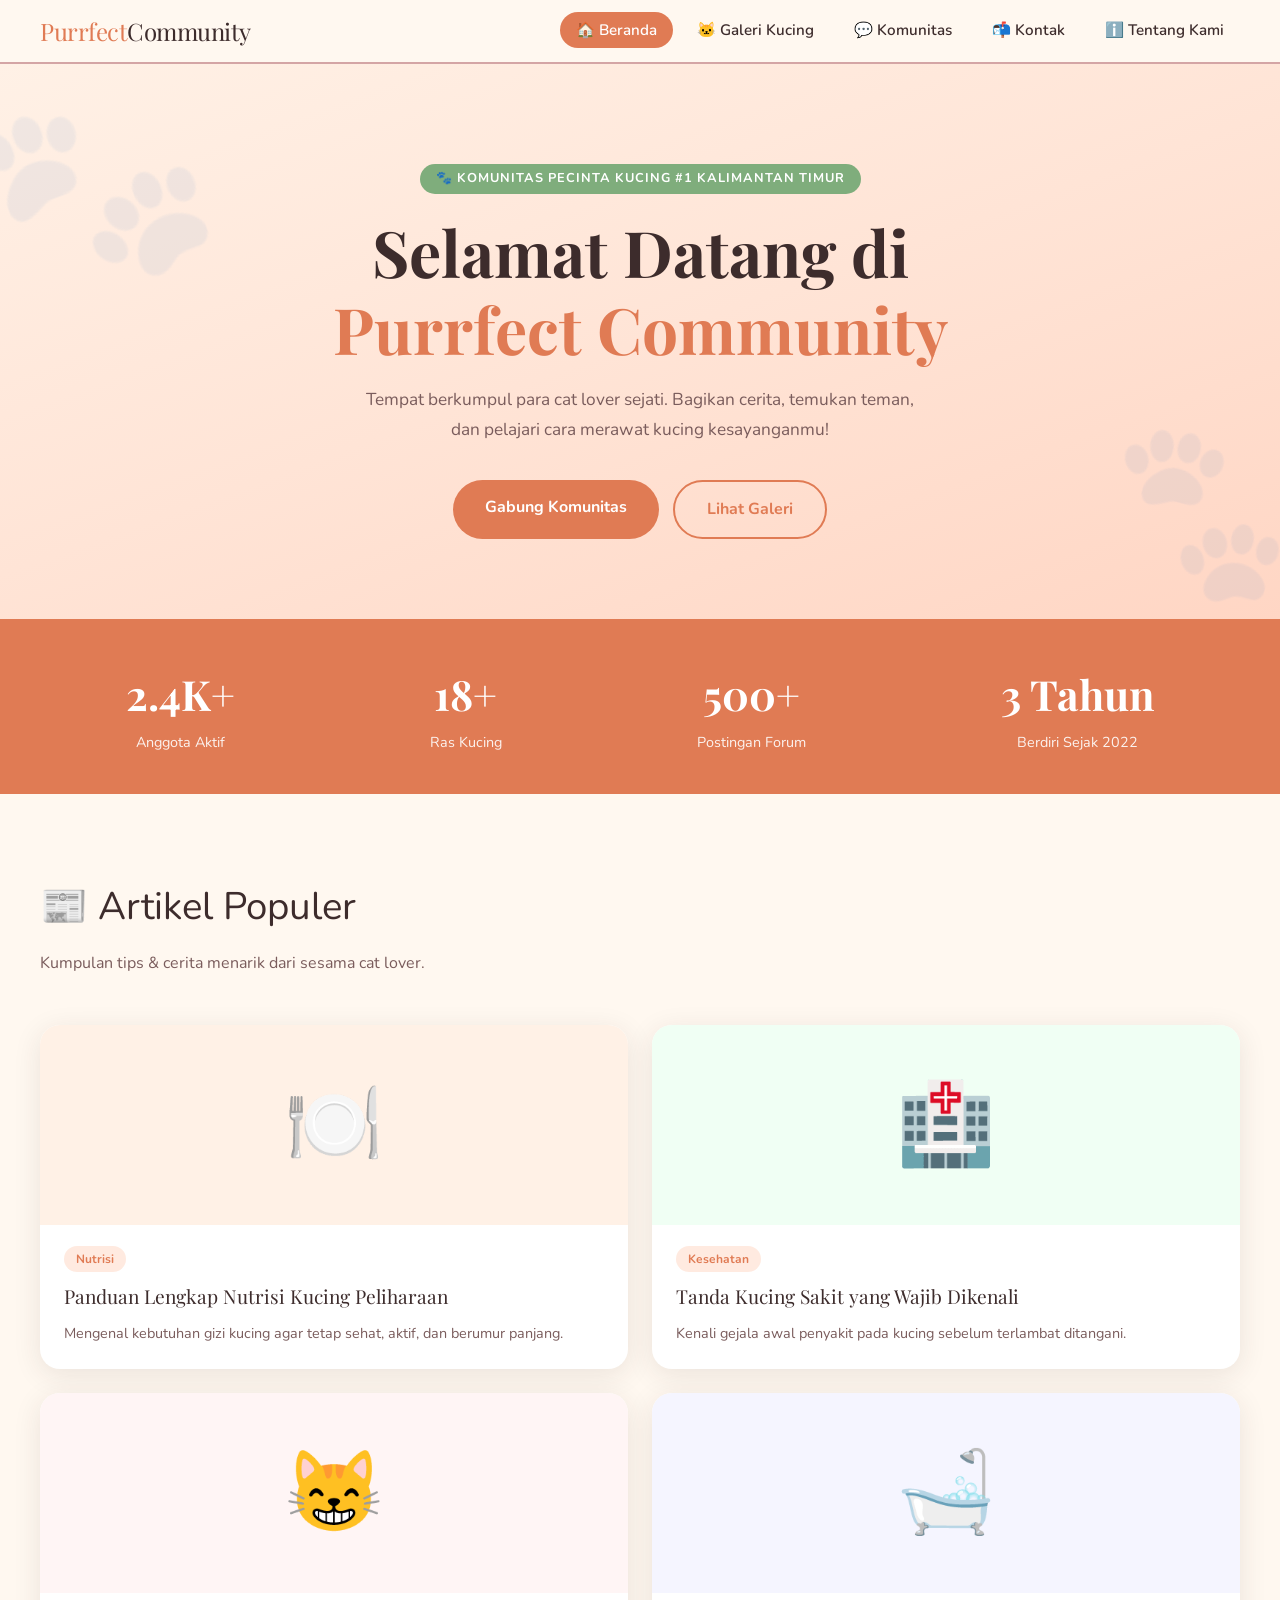
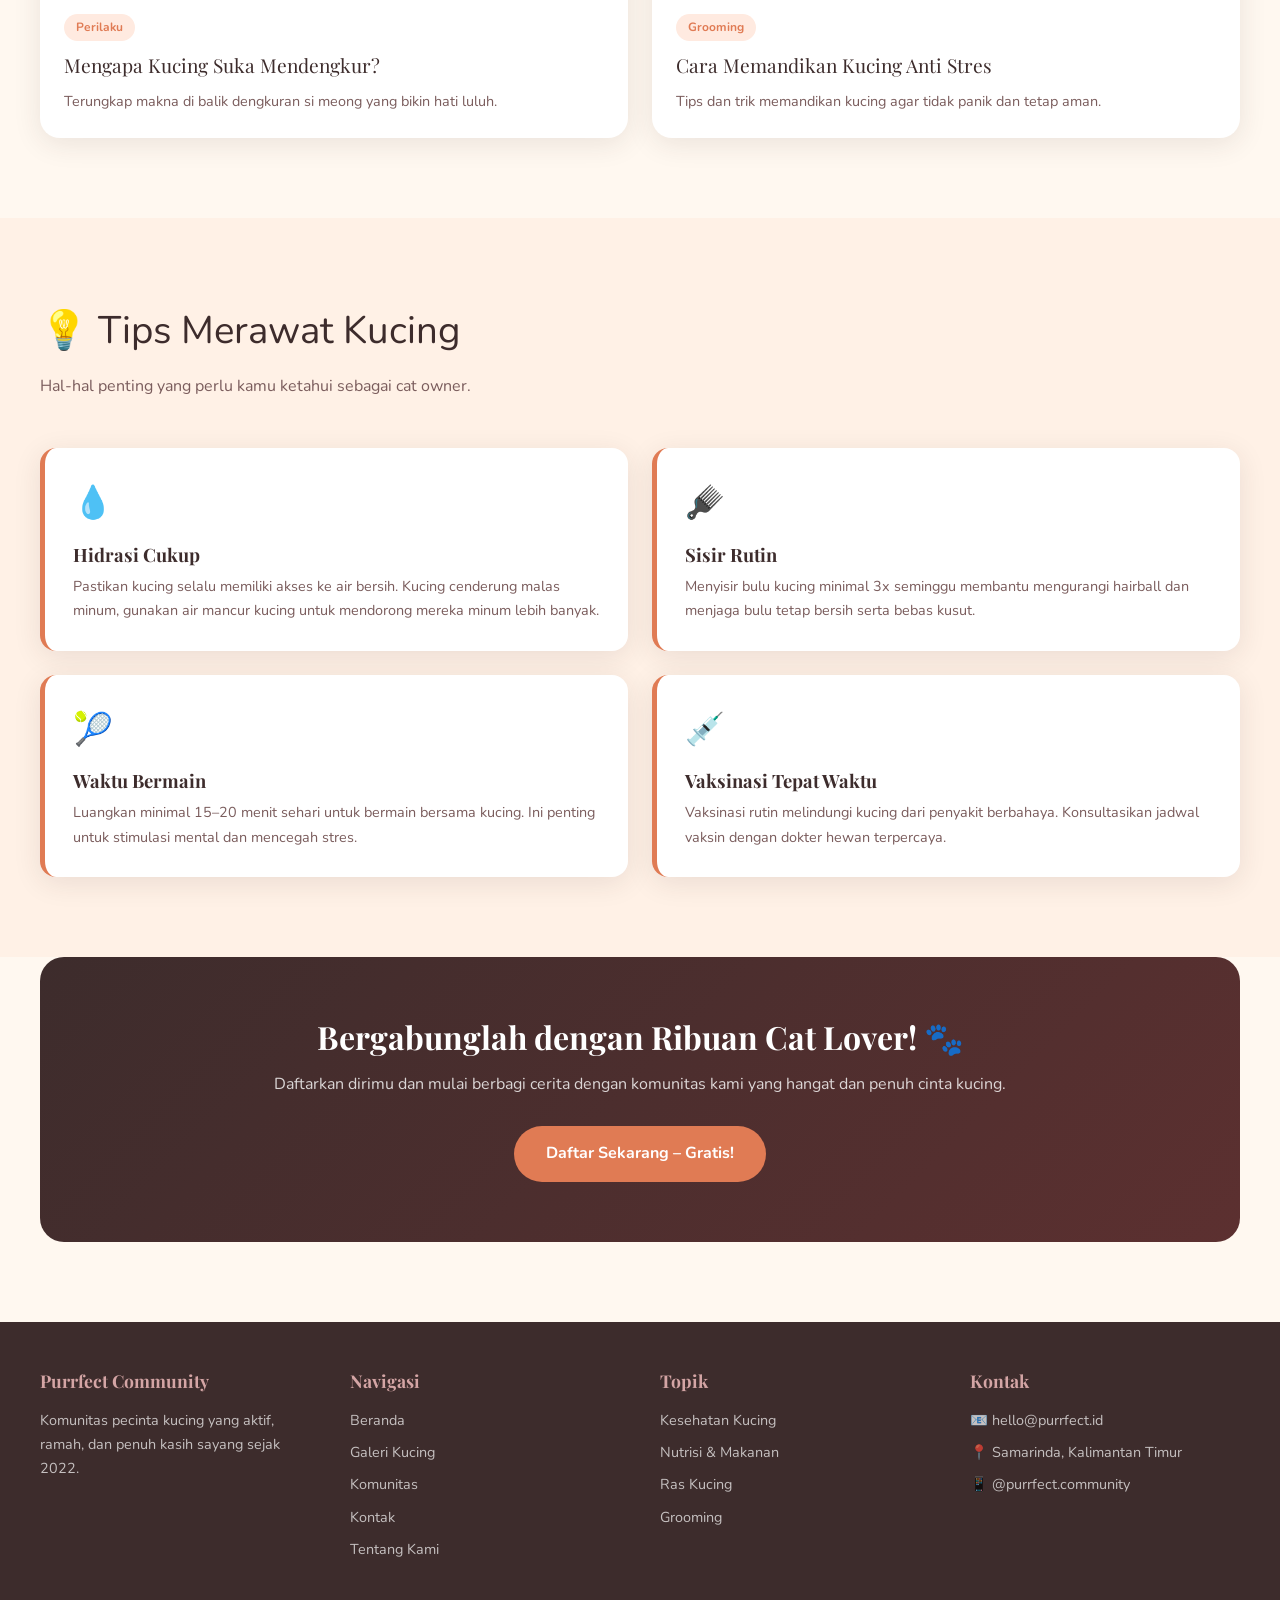
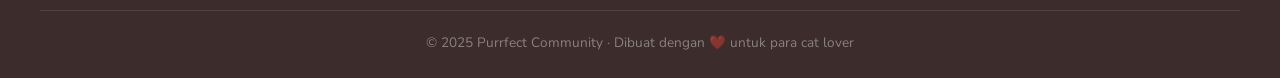
<file: index.html>
<!DOCTYPE html>
<html lang="id">
<head>
  <meta charset="UTF-8" />
  <meta name="viewport" content="width=device-width, initial-scale=1.0"/>
  <title>Purrfect Community – Komunitas Pecinta Kucing</title>
  <link rel="preconnect" href="https://fonts.googleapis.com">
  <link href="https://fonts.googleapis.com/css2?family=Playfair+Display:wght@600;700&family=Nunito:wght@400;500;600;700&display=swap" rel="stylesheet">
  <link rel="stylesheet" href="css/style.css">
</head>
<body>

<!-- ── NAVBAR ── -->
<nav>
  <a href="index.html" class="logo">Purrfect<span>Community</span></a>
  <ul class="nav-links" id="navLinks">
    <li><a href="index.html">🏠 Beranda</a></li>
    <li><a href="galeri.html">🐱 Galeri Kucing</a></li>
    <li><a href="komunitas.html">💬 Komunitas</a></li>
    <li><a href="kontak.html">📬 Kontak</a></li>
    <li><a href="tentang.html">ℹ️ Tentang Kami</a></li>
  </ul>
  <button class="hamburger" id="hamburger" aria-label="menu">
    <span></span><span></span><span></span>
  </button>
</nav>

<!-- ── HERO ── -->
<section class="hero">
  <div class="hero-badge">🐾 Komunitas Pecinta Kucing #1 Kalimantan Timur</div>
  <h1>Selamat Datang di<br><em>Purrfect Community</em></h1>
  <p>Tempat berkumpul para cat lover sejati. Bagikan cerita, temukan teman, dan pelajari cara merawat kucing kesayanganmu!</p>
  <div class="btn-group">
    <a href="komunitas.html" class="btn btn-primary">Gabung Komunitas</a>
    <a href="galeri.html" class="btn btn-outline">Lihat Galeri</a>
  </div>
</section>

<!-- ── STATS ── -->
<div class="stats">
  <div class="stat-item">
    <div class="stat-number">2.4K+</div>
    <div class="stat-label">Anggota Aktif</div>
  </div>
  <div class="stat-item">
    <div class="stat-number">18+</div>
    <div class="stat-label">Ras Kucing</div>
  </div>
  <div class="stat-item">
    <div class="stat-number">500+</div>
    <div class="stat-label">Postingan Forum</div>
  </div>
  <div class="stat-item">
    <div class="stat-number">3 Tahun</div>
    <div class="stat-label">Berdiri Sejak 2022</div>
  </div>
</div>

<!-- ── ARTIKEL POPULER ── -->
<section>
  <div class="section-header">
    <div class="section-title">📰 Artikel Populer</div>
    <p class="section-sub">Kumpulan tips & cerita menarik dari sesama cat lover.</p>
  </div>
  <div class="cards-flex">
    <div class="card">
      <div class="card-img" style="background:#FFF1E6;">🍽️</div>
      <div class="card-body">
        <span class="card-tag">Nutrisi</span>
        <div class="card-title">Panduan Lengkap Nutrisi Kucing Peliharaan</div>
        <p class="card-text">Mengenal kebutuhan gizi kucing agar tetap sehat, aktif, dan berumur panjang.</p>
      </div>
    </div>
    <div class="card">
      <div class="card-img" style="background:#F0FFF4;">🏥</div>
      <div class="card-body">
        <span class="card-tag">Kesehatan</span>
        <div class="card-title">Tanda Kucing Sakit yang Wajib Dikenali</div>
        <p class="card-text">Kenali gejala awal penyakit pada kucing sebelum terlambat ditangani.</p>
      </div>
    </div>
    <div class="card">
      <div class="card-img" style="background:#FFF5F5;">😸</div>
      <div class="card-body">
        <span class="card-tag">Perilaku</span>
        <div class="card-title">Mengapa Kucing Suka Mendengkur?</div>
        <p class="card-text">Terungkap makna di balik dengkuran si meong yang bikin hati luluh.</p>
      </div>
    </div>
    <div class="card">
      <div class="card-img" style="background:#F5F5FF;">🛁</div>
      <div class="card-body">
        <span class="card-tag">Grooming</span>
        <div class="card-title">Cara Memandikan Kucing Anti Stres</div>
        <p class="card-text">Tips dan trik memandikan kucing agar tidak panik dan tetap aman.</p>
      </div>
    </div>
  </div>
</section>

<!-- ── TIPS ── -->
<div class="tips-bg">
  <div class="section-header">
    <div class="section-title">💡 Tips Merawat Kucing</div>
    <p class="section-sub">Hal-hal penting yang perlu kamu ketahui sebagai cat owner.</p>
  </div>
  <div class="tips-grid">
    <div class="tip-card">
      <div class="tip-icon">💧</div>
      <h3>Hidrasi Cukup</h3>
      <p>Pastikan kucing selalu memiliki akses ke air bersih. Kucing cenderung malas minum, gunakan air mancur kucing untuk mendorong mereka minum lebih banyak.</p>
    </div>
    <div class="tip-card">
      <div class="tip-icon">🪮</div>
      <h3>Sisir Rutin</h3>
      <p>Menyisir bulu kucing minimal 3x seminggu membantu mengurangi hairball dan menjaga bulu tetap bersih serta bebas kusut.</p>
    </div>
    <div class="tip-card">
      <div class="tip-icon">🎾</div>
      <h3>Waktu Bermain</h3>
      <p>Luangkan minimal 15–20 menit sehari untuk bermain bersama kucing. Ini penting untuk stimulasi mental dan mencegah stres.</p>
    </div>
    <div class="tip-card">
      <div class="tip-icon">💉</div>
      <h3>Vaksinasi Tepat Waktu</h3>
      <p>Vaksinasi rutin melindungi kucing dari penyakit berbahaya. Konsultasikan jadwal vaksin dengan dokter hewan terpercaya.</p>
    </div>
  </div>
</div>

<!-- ── CTA BANNER ── -->
<div class="cta-banner">
  <h2>Bergabunglah dengan Ribuan Cat Lover! 🐾</h2>
  <p>Daftarkan dirimu dan mulai berbagi cerita dengan komunitas kami yang hangat dan penuh cinta kucing.</p>
  <a href="komunitas.html" class="btn">Daftar Sekarang – Gratis!</a>
</div>

<!-- ── FOOTER ── -->
<footer>
  <div class="footer-grid">
    <div class="footer-col">
      <h4>Purrfect Community</h4>
      <p>Komunitas pecinta kucing yang aktif, ramah, dan penuh kasih sayang sejak 2022.</p>
    </div>
    <div class="footer-col">
      <h4>Navigasi</h4>
      <a href="index.html">Beranda</a>
      <a href="galeri.html">Galeri Kucing</a>
      <a href="komunitas.html">Komunitas</a>
      <a href="kontak.html">Kontak</a>
      <a href="tentang.html">Tentang Kami</a>
    </div>
    <div class="footer-col">
      <h4>Topik</h4>
      <a href="#">Kesehatan Kucing</a>
      <a href="#">Nutrisi & Makanan</a>
      <a href="#">Ras Kucing</a>
      <a href="#">Grooming</a>
    </div>
    <div class="footer-col">
      <h4>Kontak</h4>
      <p>📧 hello@purrfect.id</p>
      <p>📍 Samarinda, Kalimantan Timur</p>
      <p>📱 @purrfect.community</p>
    </div>
  </div>
  <div class="footer-bottom">© 2025 Purrfect Community · Dibuat dengan ❤️ untuk para cat lover</div>
</footer>

<script src="js/main.js"></script>
</body>
</html>
</file>
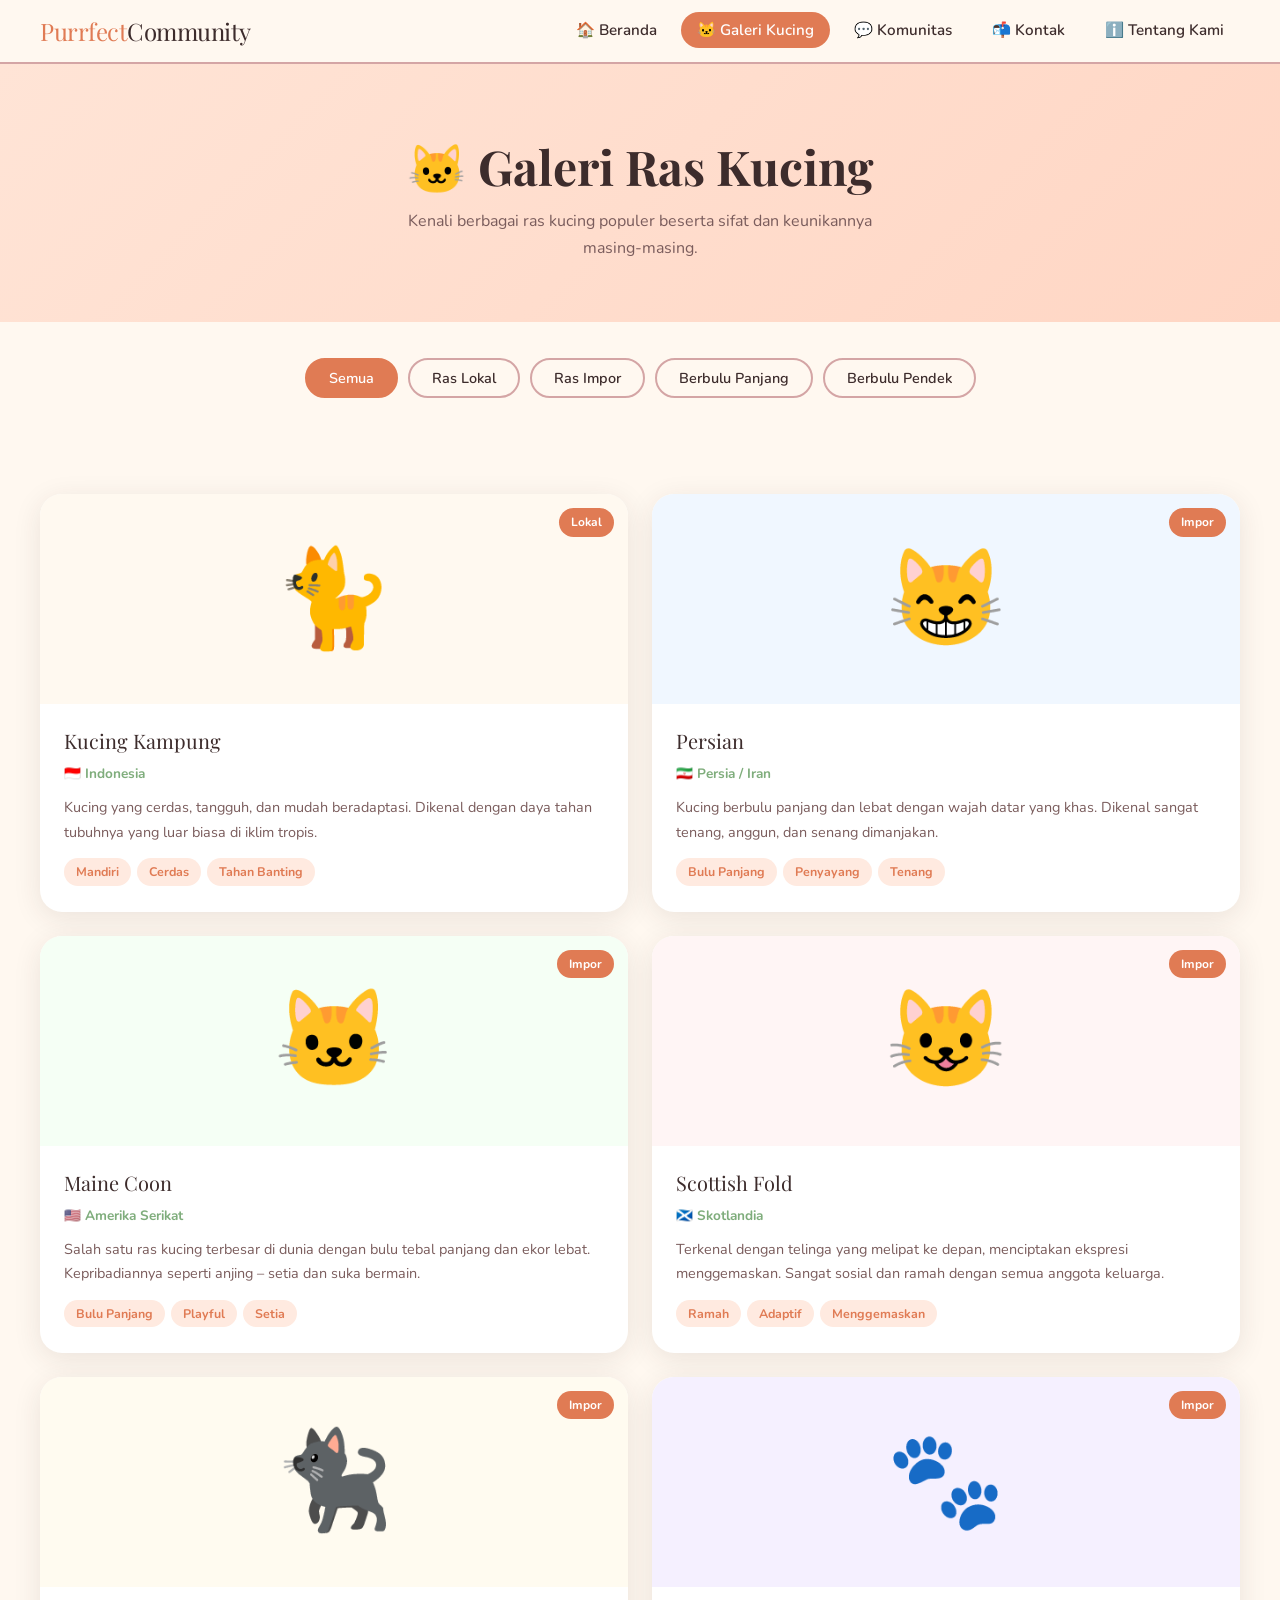
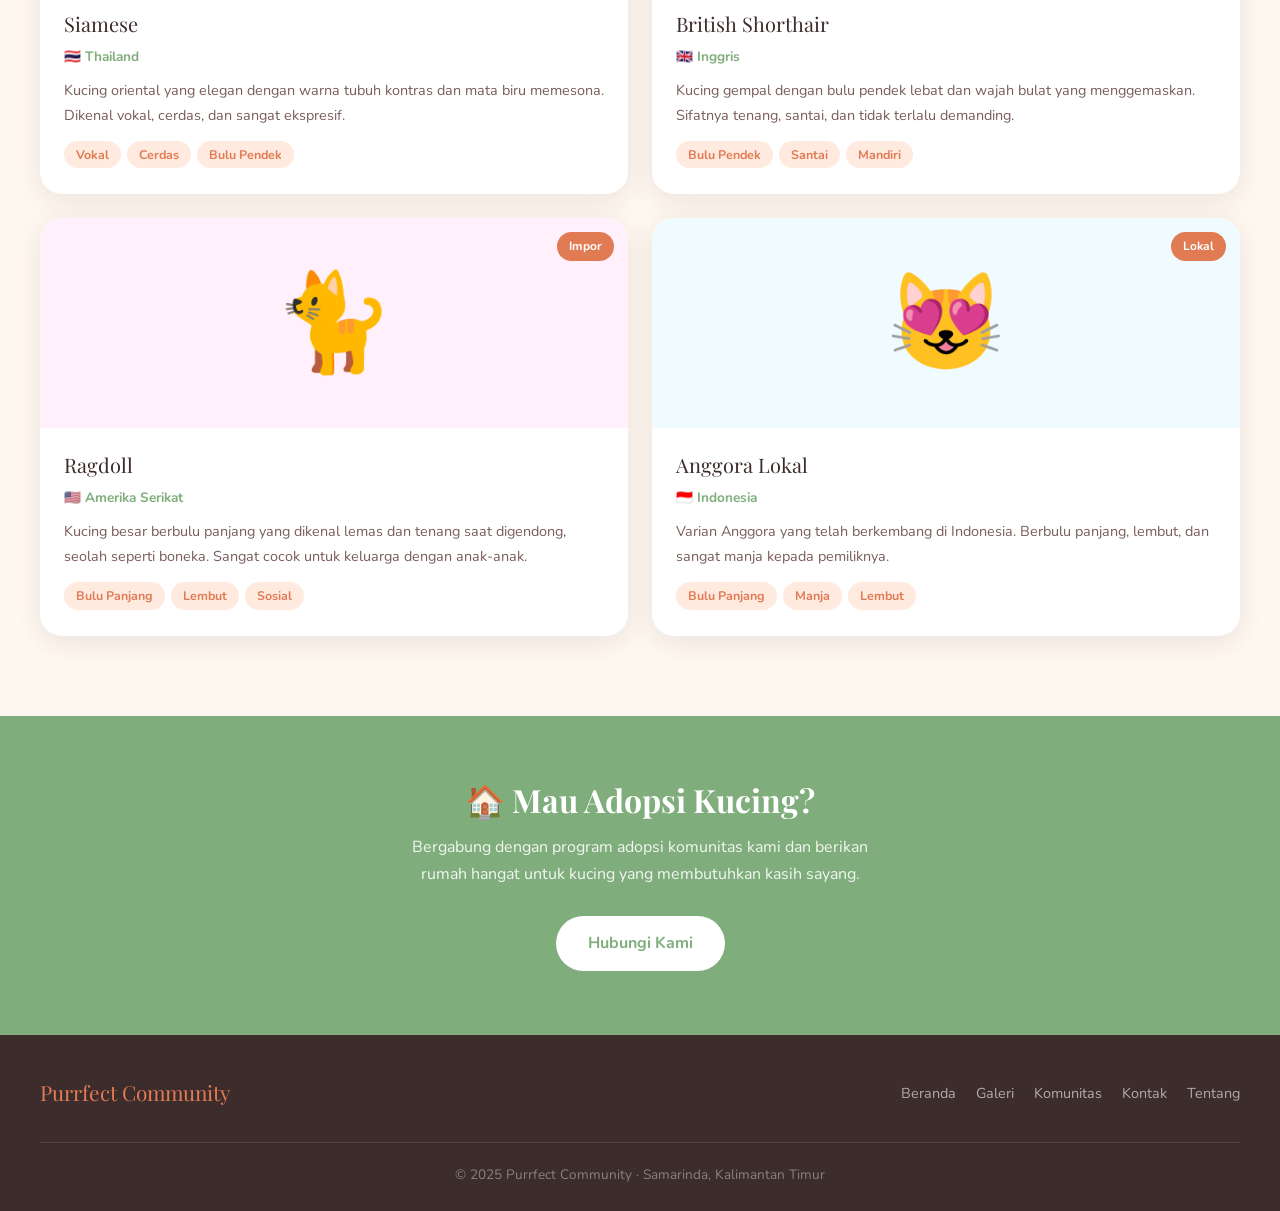
<file: galeri.html>
<!DOCTYPE html>
<html lang="id">
<head>
  <meta charset="UTF-8" />
  <meta name="viewport" content="width=device-width, initial-scale=1.0"/>
  <title>Galeri Kucing – Purrfect Community</title>
  <link rel="preconnect" href="https://fonts.googleapis.com">
  <link href="https://fonts.googleapis.com/css2?family=Playfair+Display:wght@600;700&family=Nunito:wght@400;500;600;700&display=swap" rel="stylesheet">
  <link rel="stylesheet" href="css/style.css">
</head>
<body>

<!-- ── NAVBAR ── -->
<nav>
  <a href="index.html" class="logo">Purrfect<span>Community</span></a>
  <ul class="nav-links" id="navLinks">
    <li><a href="index.html">🏠 Beranda</a></li>
    <li><a href="galeri.html">🐱 Galeri Kucing</a></li>
    <li><a href="komunitas.html">💬 Komunitas</a></li>
    <li><a href="kontak.html">📬 Kontak</a></li>
    <li><a href="tentang.html">ℹ️ Tentang Kami</a></li>
  </ul>
  <button class="hamburger" id="hamburger" aria-label="menu">
    <span></span><span></span><span></span>
  </button>
</nav>

<!-- ── PAGE HERO ── -->
<div class="page-hero">
  <h1>🐱 Galeri Ras Kucing</h1>
  <p>Kenali berbagai ras kucing populer beserta sifat dan keunikannya masing-masing.</p>
</div>

<!-- ── FILTER BAR ── -->
<div class="filter-bar">
  <button class="filter-btn active">Semua</button>
  <button class="filter-btn">Ras Lokal</button>
  <button class="filter-btn">Ras Impor</button>
  <button class="filter-btn">Berbulu Panjang</button>
  <button class="filter-btn">Berbulu Pendek</button>
</div>

<!-- ── CAT CARDS ── -->
<section>
  <div class="cat-grid">

    <div class="cat-card">
      <div class="cat-emoji-wrap" style="background:#FFF9F0;"><span>🐈</span><span class="cat-badge">Lokal</span></div>
      <div class="cat-info">
        <div class="cat-name">Kucing Kampung</div>
        <div class="cat-origin">🇮🇩 Indonesia</div>
        <div class="cat-desc">Kucing yang cerdas, tangguh, dan mudah beradaptasi. Dikenal dengan daya tahan tubuhnya yang luar biasa di iklim tropis.</div>
        <div class="cat-traits">
          <span class="trait">Mandiri</span>
          <span class="trait">Cerdas</span>
          <span class="trait">Tahan Banting</span>
        </div>
      </div>
    </div>

    <div class="cat-card">
      <div class="cat-emoji-wrap" style="background:#F0F7FF;"><span>😸</span><span class="cat-badge">Impor</span></div>
      <div class="cat-info">
        <div class="cat-name">Persian</div>
        <div class="cat-origin">🇮🇷 Persia / Iran</div>
        <div class="cat-desc">Kucing berbulu panjang dan lebat dengan wajah datar yang khas. Dikenal sangat tenang, anggun, dan senang dimanjakan.</div>
        <div class="cat-traits">
          <span class="trait">Bulu Panjang</span>
          <span class="trait">Penyayang</span>
          <span class="trait">Tenang</span>
        </div>
      </div>
    </div>

    <div class="cat-card">
      <div class="cat-emoji-wrap" style="background:#F5FFF5;"><span>🐱</span><span class="cat-badge">Impor</span></div>
      <div class="cat-info">
        <div class="cat-name">Maine Coon</div>
        <div class="cat-origin">🇺🇸 Amerika Serikat</div>
        <div class="cat-desc">Salah satu ras kucing terbesar di dunia dengan bulu tebal panjang dan ekor lebat. Kepribadiannya seperti anjing – setia dan suka bermain.</div>
        <div class="cat-traits">
          <span class="trait">Bulu Panjang</span>
          <span class="trait">Playful</span>
          <span class="trait">Setia</span>
        </div>
      </div>
    </div>

    <div class="cat-card">
      <div class="cat-emoji-wrap" style="background:#FFF5F5;"><span>😺</span><span class="cat-badge">Impor</span></div>
      <div class="cat-info">
        <div class="cat-name">Scottish Fold</div>
        <div class="cat-origin">🏴󠁧󠁢󠁳󠁣󠁴󠁿 Skotlandia</div>
        <div class="cat-desc">Terkenal dengan telinga yang melipat ke depan, menciptakan ekspresi menggemaskan. Sangat sosial dan ramah dengan semua anggota keluarga.</div>
        <div class="cat-traits">
          <span class="trait">Ramah</span>
          <span class="trait">Adaptif</span>
          <span class="trait">Menggemaskan</span>
        </div>
      </div>
    </div>

    <div class="cat-card">
      <div class="cat-emoji-wrap" style="background:#FFFBF0;"><span>🐈‍⬛</span><span class="cat-badge">Impor</span></div>
      <div class="cat-info">
        <div class="cat-name">Siamese</div>
        <div class="cat-origin">🇹🇭 Thailand</div>
        <div class="cat-desc">Kucing oriental yang elegan dengan warna tubuh kontras dan mata biru memesona. Dikenal vokal, cerdas, dan sangat ekspresif.</div>
        <div class="cat-traits">
          <span class="trait">Vokal</span>
          <span class="trait">Cerdas</span>
          <span class="trait">Bulu Pendek</span>
        </div>
      </div>
    </div>

    <div class="cat-card">
      <div class="cat-emoji-wrap" style="background:#F5F0FF;"><span>🐾</span><span class="cat-badge">Impor</span></div>
      <div class="cat-info">
        <div class="cat-name">British Shorthair</div>
        <div class="cat-origin">🇬🇧 Inggris</div>
        <div class="cat-desc">Kucing gempal dengan bulu pendek lebat dan wajah bulat yang menggemaskan. Sifatnya tenang, santai, dan tidak terlalu demanding.</div>
        <div class="cat-traits">
          <span class="trait">Bulu Pendek</span>
          <span class="trait">Santai</span>
          <span class="trait">Mandiri</span>
        </div>
      </div>
    </div>

    <div class="cat-card">
      <div class="cat-emoji-wrap" style="background:#FFF0FB;"><span>🐈</span><span class="cat-badge">Impor</span></div>
      <div class="cat-info">
        <div class="cat-name">Ragdoll</div>
        <div class="cat-origin">🇺🇸 Amerika Serikat</div>
        <div class="cat-desc">Kucing besar berbulu panjang yang dikenal lemas dan tenang saat digendong, seolah seperti boneka. Sangat cocok untuk keluarga dengan anak-anak.</div>
        <div class="cat-traits">
          <span class="trait">Bulu Panjang</span>
          <span class="trait">Lembut</span>
          <span class="trait">Sosial</span>
        </div>
      </div>
    </div>

    <div class="cat-card">
      <div class="cat-emoji-wrap" style="background:#F0FBFF;"><span>😻</span><span class="cat-badge">Lokal</span></div>
      <div class="cat-info">
        <div class="cat-name">Anggora Lokal</div>
        <div class="cat-origin">🇮🇩 Indonesia</div>
        <div class="cat-desc">Varian Anggora yang telah berkembang di Indonesia. Berbulu panjang, lembut, dan sangat manja kepada pemiliknya.</div>
        <div class="cat-traits">
          <span class="trait">Bulu Panjang</span>
          <span class="trait">Manja</span>
          <span class="trait">Lembut</span>
        </div>
      </div>
    </div>

  </div>
</section>

<!-- ── ADOPT SECTION ── -->
<div class="adopt-section">
  <h2>🏠 Mau Adopsi Kucing?</h2>
  <p>Bergabung dengan program adopsi komunitas kami dan berikan rumah hangat untuk kucing yang membutuhkan kasih sayang.</p>
  <a href="kontak.html" class="btn btn-sage">Hubungi Kami</a>
</div>

<!-- ── FOOTER ── -->
<footer class="compact">
  <div class="footer-logo">Purrfect Community</div>
  <div class="footer-links">
    <a href="index.html">Beranda</a>
    <a href="galeri.html">Galeri</a>
    <a href="komunitas.html">Komunitas</a>
    <a href="kontak.html">Kontak</a>
    <a href="tentang.html">Tentang</a>
  </div>
  <div class="footer-bottom">© 2025 Purrfect Community · Samarinda, Kalimantan Timur</div>
</footer>

<script src="js/main.js"></script>
</body>
</html>
</file>
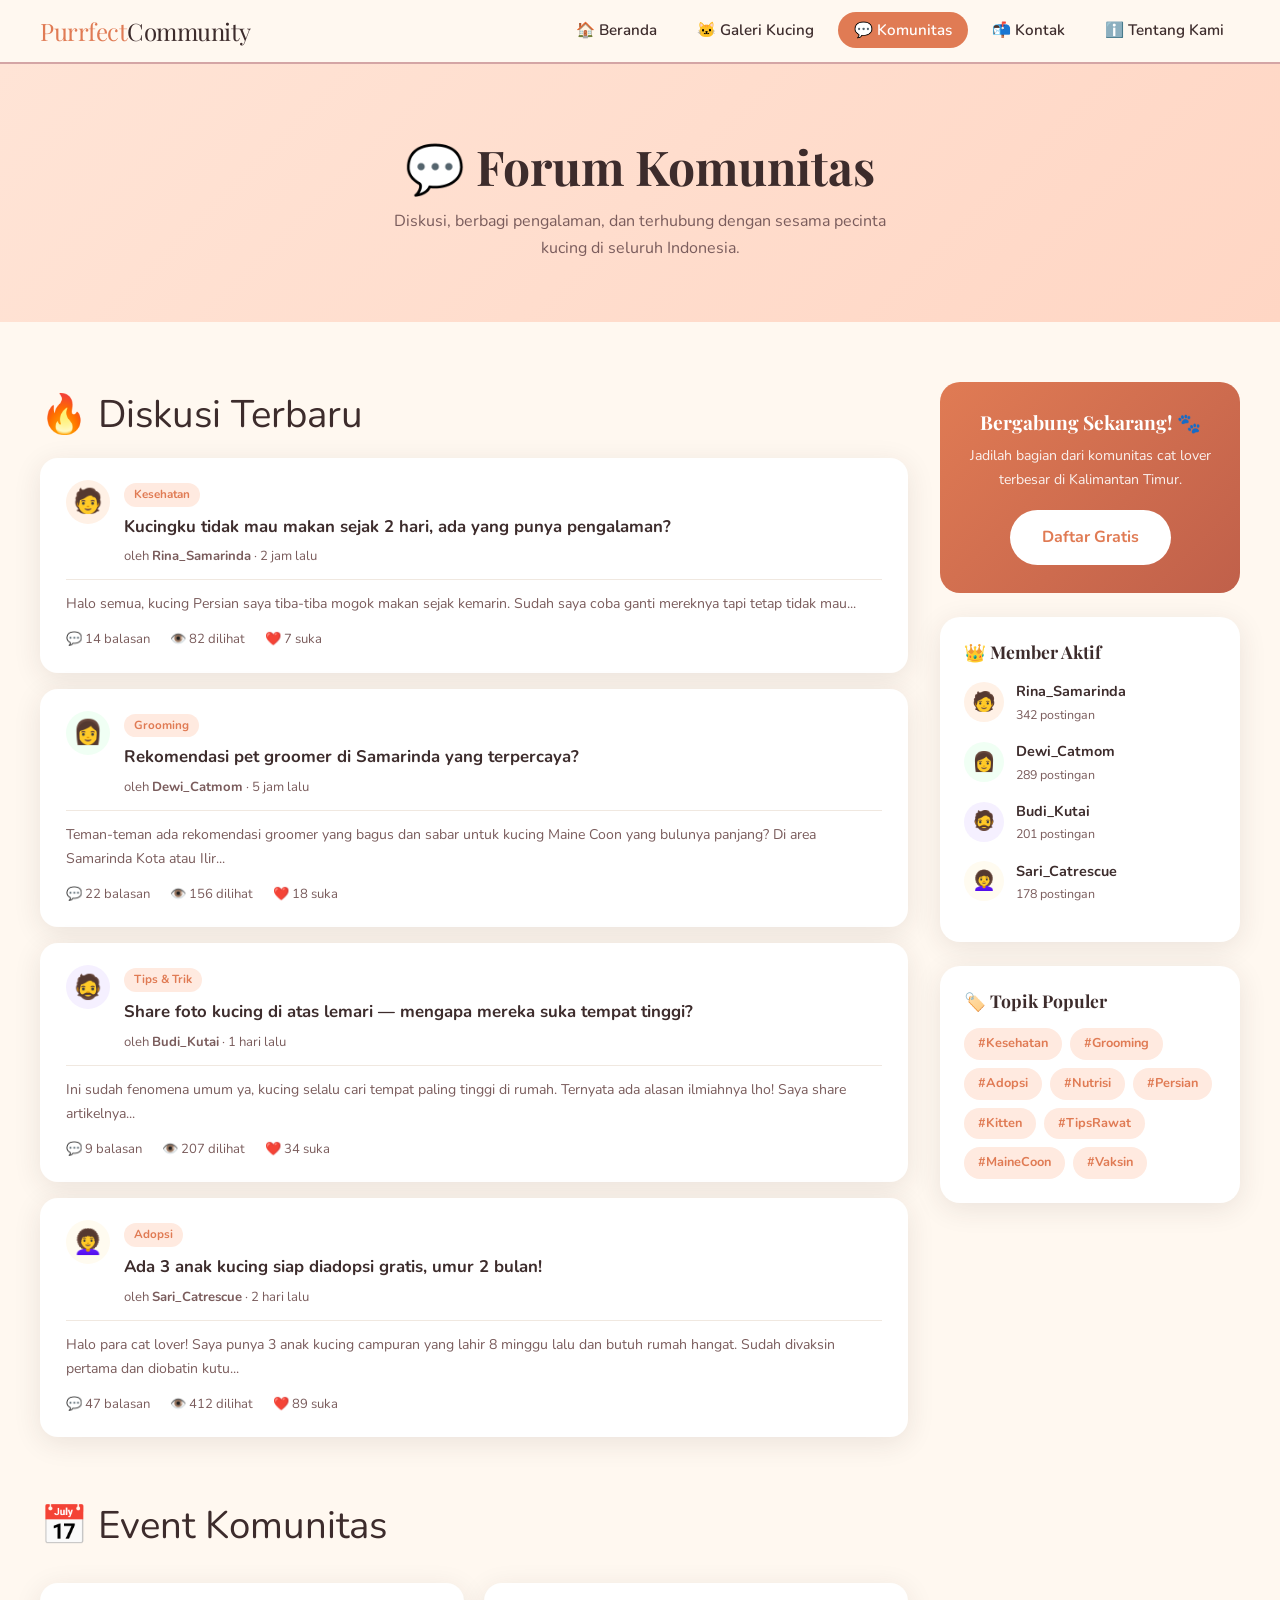
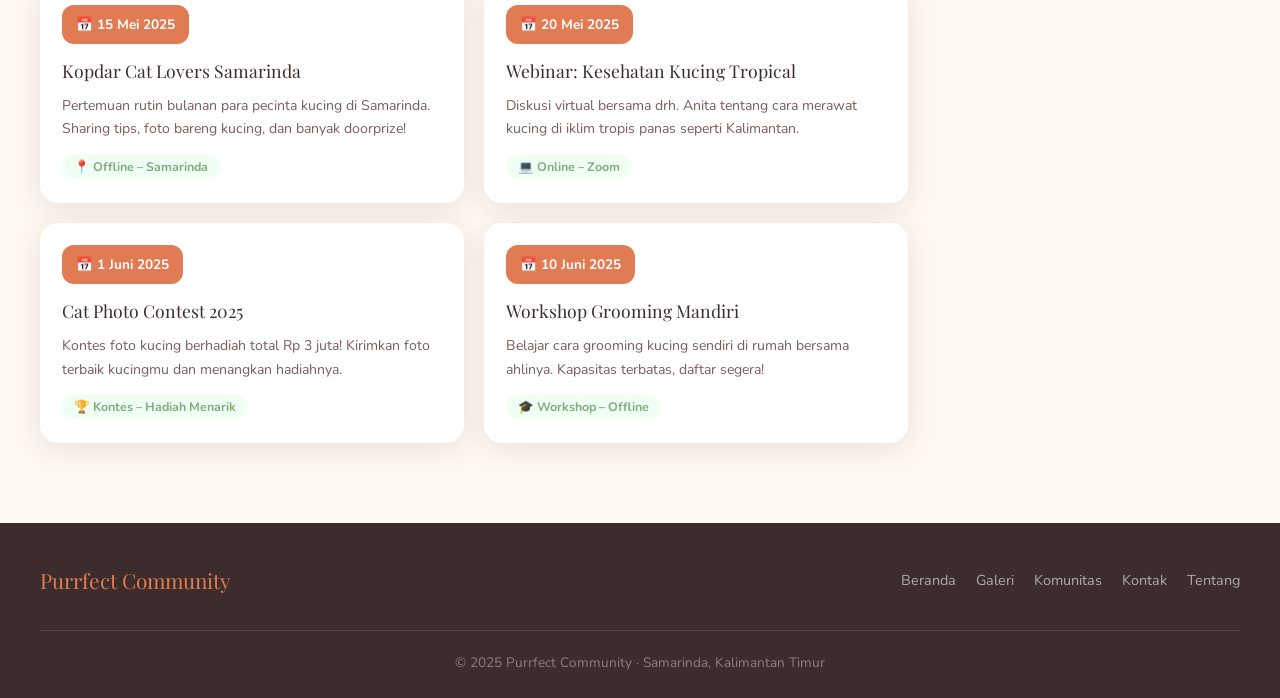
<file: komunitas.html>
<!DOCTYPE html>
<html lang="id">
<head>
  <meta charset="UTF-8" />
  <meta name="viewport" content="width=device-width, initial-scale=1.0"/>
  <title>Komunitas – Purrfect Community</title>
  <link rel="preconnect" href="https://fonts.googleapis.com">
  <link href="https://fonts.googleapis.com/css2?family=Playfair+Display:wght@600;700&family=Nunito:wght@400;500;600;700&display=swap" rel="stylesheet">
  <link rel="stylesheet" href="css/style.css">
</head>
<body>

<!-- ── NAVBAR ── -->
<nav>
  <a href="index.html" class="logo">Purrfect<span>Community</span></a>
  <ul class="nav-links" id="navLinks">
    <li><a href="index.html">🏠 Beranda</a></li>
    <li><a href="galeri.html">🐱 Galeri Kucing</a></li>
    <li><a href="komunitas.html">💬 Komunitas</a></li>
    <li><a href="kontak.html">📬 Kontak</a></li>
    <li><a href="tentang.html">ℹ️ Tentang Kami</a></li>
  </ul>
  <button class="hamburger" id="hamburger" aria-label="menu">
    <span></span><span></span><span></span>
  </button>
</nav>

<!-- ── PAGE HERO ── -->
<div class="page-hero">
  <h1>💬 Forum Komunitas</h1>
  <p>Diskusi, berbagi pengalaman, dan terhubung dengan sesama pecinta kucing di seluruh Indonesia.</p>
</div>

<!-- ── MAIN CONTENT ── -->
<div class="content-wrap">

  <!-- LEFT: THREADS + EVENTS -->
  <div class="main-col">

    <div class="section-title">🔥 Diskusi Terbaru</div>
    <div class="thread-list">

      <div class="thread-card">
        <div class="thread-top">
          <div class="thread-avatar" style="background:#FFF1E6;">🧑</div>
          <div class="thread-meta">
            <span class="thread-category">Kesehatan</span>
            <div class="thread-title">Kucingku tidak mau makan sejak 2 hari, ada yang punya pengalaman?</div>
            <div class="thread-author">oleh <strong>Rina_Samarinda</strong> · 2 jam lalu</div>
          </div>
        </div>
        <div class="thread-preview">Halo semua, kucing Persian saya tiba-tiba mogok makan sejak kemarin. Sudah saya coba ganti mereknya tapi tetap tidak mau...</div>
        <div class="thread-footer">
          <span class="thread-stat">💬 14 balasan</span>
          <span class="thread-stat">👁️ 82 dilihat</span>
          <span class="thread-stat">❤️ 7 suka</span>
        </div>
      </div>

      <div class="thread-card">
        <div class="thread-top">
          <div class="thread-avatar" style="background:#F0FFF4;">👩</div>
          <div class="thread-meta">
            <span class="thread-category">Grooming</span>
            <div class="thread-title">Rekomendasi pet groomer di Samarinda yang terpercaya?</div>
            <div class="thread-author">oleh <strong>Dewi_Catmom</strong> · 5 jam lalu</div>
          </div>
        </div>
        <div class="thread-preview">Teman-teman ada rekomendasi groomer yang bagus dan sabar untuk kucing Maine Coon yang bulunya panjang? Di area Samarinda Kota atau Ilir...</div>
        <div class="thread-footer">
          <span class="thread-stat">💬 22 balasan</span>
          <span class="thread-stat">👁️ 156 dilihat</span>
          <span class="thread-stat">❤️ 18 suka</span>
        </div>
      </div>

      <div class="thread-card">
        <div class="thread-top">
          <div class="thread-avatar" style="background:#F5F0FF;">🧔</div>
          <div class="thread-meta">
            <span class="thread-category">Tips & Trik</span>
            <div class="thread-title">Share foto kucing di atas lemari — mengapa mereka suka tempat tinggi?</div>
            <div class="thread-author">oleh <strong>Budi_Kutai</strong> · 1 hari lalu</div>
          </div>
        </div>
        <div class="thread-preview">Ini sudah fenomena umum ya, kucing selalu cari tempat paling tinggi di rumah. Ternyata ada alasan ilmiahnya lho! Saya share artikelnya...</div>
        <div class="thread-footer">
          <span class="thread-stat">💬 9 balasan</span>
          <span class="thread-stat">👁️ 207 dilihat</span>
          <span class="thread-stat">❤️ 34 suka</span>
        </div>
      </div>

      <div class="thread-card">
        <div class="thread-top">
          <div class="thread-avatar" style="background:#FFFBF0;">👩‍🦱</div>
          <div class="thread-meta">
            <span class="thread-category">Adopsi</span>
            <div class="thread-title">Ada 3 anak kucing siap diadopsi gratis, umur 2 bulan!</div>
            <div class="thread-author">oleh <strong>Sari_Catrescue</strong> · 2 hari lalu</div>
          </div>
        </div>
        <div class="thread-preview">Halo para cat lover! Saya punya 3 anak kucing campuran yang lahir 8 minggu lalu dan butuh rumah hangat. Sudah divaksin pertama dan diobatin kutu...</div>
        <div class="thread-footer">
          <span class="thread-stat">💬 47 balasan</span>
          <span class="thread-stat">👁️ 412 dilihat</span>
          <span class="thread-stat">❤️ 89 suka</span>
        </div>
      </div>

    </div><!-- /thread-list -->

    <!-- EVENTS -->
    <div class="section-title" style="margin-top:56px;">📅 Event Komunitas</div>
    <div class="event-cards">
      <div class="event-card">
        <div class="event-date">📅 15 Mei 2025</div>
        <div class="event-title">Kopdar Cat Lovers Samarinda</div>
        <div class="event-desc">Pertemuan rutin bulanan para pecinta kucing di Samarinda. Sharing tips, foto bareng kucing, dan banyak doorprize!</div>
        <span class="event-tag">📍 Offline – Samarinda</span>
      </div>
      <div class="event-card">
        <div class="event-date">📅 20 Mei 2025</div>
        <div class="event-title">Webinar: Kesehatan Kucing Tropical</div>
        <div class="event-desc">Diskusi virtual bersama drh. Anita tentang cara merawat kucing di iklim tropis panas seperti Kalimantan.</div>
        <span class="event-tag">💻 Online – Zoom</span>
      </div>
      <div class="event-card">
        <div class="event-date">📅 1 Juni 2025</div>
        <div class="event-title">Cat Photo Contest 2025</div>
        <div class="event-desc">Kontes foto kucing berhadiah total Rp 3 juta! Kirimkan foto terbaik kucingmu dan menangkan hadiahnya.</div>
        <span class="event-tag">🏆 Kontes – Hadiah Menarik</span>
      </div>
      <div class="event-card">
        <div class="event-date">📅 10 Juni 2025</div>
        <div class="event-title">Workshop Grooming Mandiri</div>
        <div class="event-desc">Belajar cara grooming kucing sendiri di rumah bersama ahlinya. Kapasitas terbatas, daftar segera!</div>
        <span class="event-tag">🎓 Workshop – Offline</span>
      </div>
    </div>

  </div><!-- /main-col -->

  <!-- RIGHT: SIDEBAR -->
  <div class="side-col">

    <div class="join-card">
      <h3>Bergabung Sekarang! 🐾</h3>
      <p>Jadilah bagian dari komunitas cat lover terbesar di Kalimantan Timur.</p>
      <a href="kontak.html" class="btn btn-light">Daftar Gratis</a>
    </div>

    <div class="side-widget" style="margin-top:24px;">
      <h3>👑 Member Aktif</h3>
      <div class="member-item">
        <div class="member-avatar" style="background:#FFF1E6;">🧑</div>
        <div>
          <div class="member-name">Rina_Samarinda</div>
          <div class="member-posts">342 postingan</div>
        </div>
      </div>
      <div class="member-item">
        <div class="member-avatar" style="background:#F0FFF4;">👩</div>
        <div>
          <div class="member-name">Dewi_Catmom</div>
          <div class="member-posts">289 postingan</div>
        </div>
      </div>
      <div class="member-item">
        <div class="member-avatar" style="background:#F5F0FF;">🧔</div>
        <div>
          <div class="member-name">Budi_Kutai</div>
          <div class="member-posts">201 postingan</div>
        </div>
      </div>
      <div class="member-item">
        <div class="member-avatar" style="background:#FFFBF0;">👩‍🦱</div>
        <div>
          <div class="member-name">Sari_Catrescue</div>
          <div class="member-posts">178 postingan</div>
        </div>
      </div>
    </div>

    <div class="side-widget">
      <h3>🏷️ Topik Populer</h3>
      <div class="tag-cloud">
        <span class="tag">#Kesehatan</span>
        <span class="tag">#Grooming</span>
        <span class="tag">#Adopsi</span>
        <span class="tag">#Nutrisi</span>
        <span class="tag">#Persian</span>
        <span class="tag">#Kitten</span>
        <span class="tag">#TipsRawat</span>
        <span class="tag">#MaineCoon</span>
        <span class="tag">#Vaksin</span>
      </div>
    </div>

  </div><!-- /side-col -->

</div><!-- /content-wrap -->

<!-- ── FOOTER ── -->
<footer class="compact">
  <div class="footer-logo">Purrfect Community</div>
  <div class="footer-links">
    <a href="index.html">Beranda</a>
    <a href="galeri.html">Galeri</a>
    <a href="komunitas.html">Komunitas</a>
    <a href="kontak.html">Kontak</a>
    <a href="tentang.html">Tentang</a>
  </div>
  <div class="footer-bottom">© 2025 Purrfect Community · Samarinda, Kalimantan Timur</div>
</footer>

<script src="js/main.js"></script>
</body>
</html>
</file>
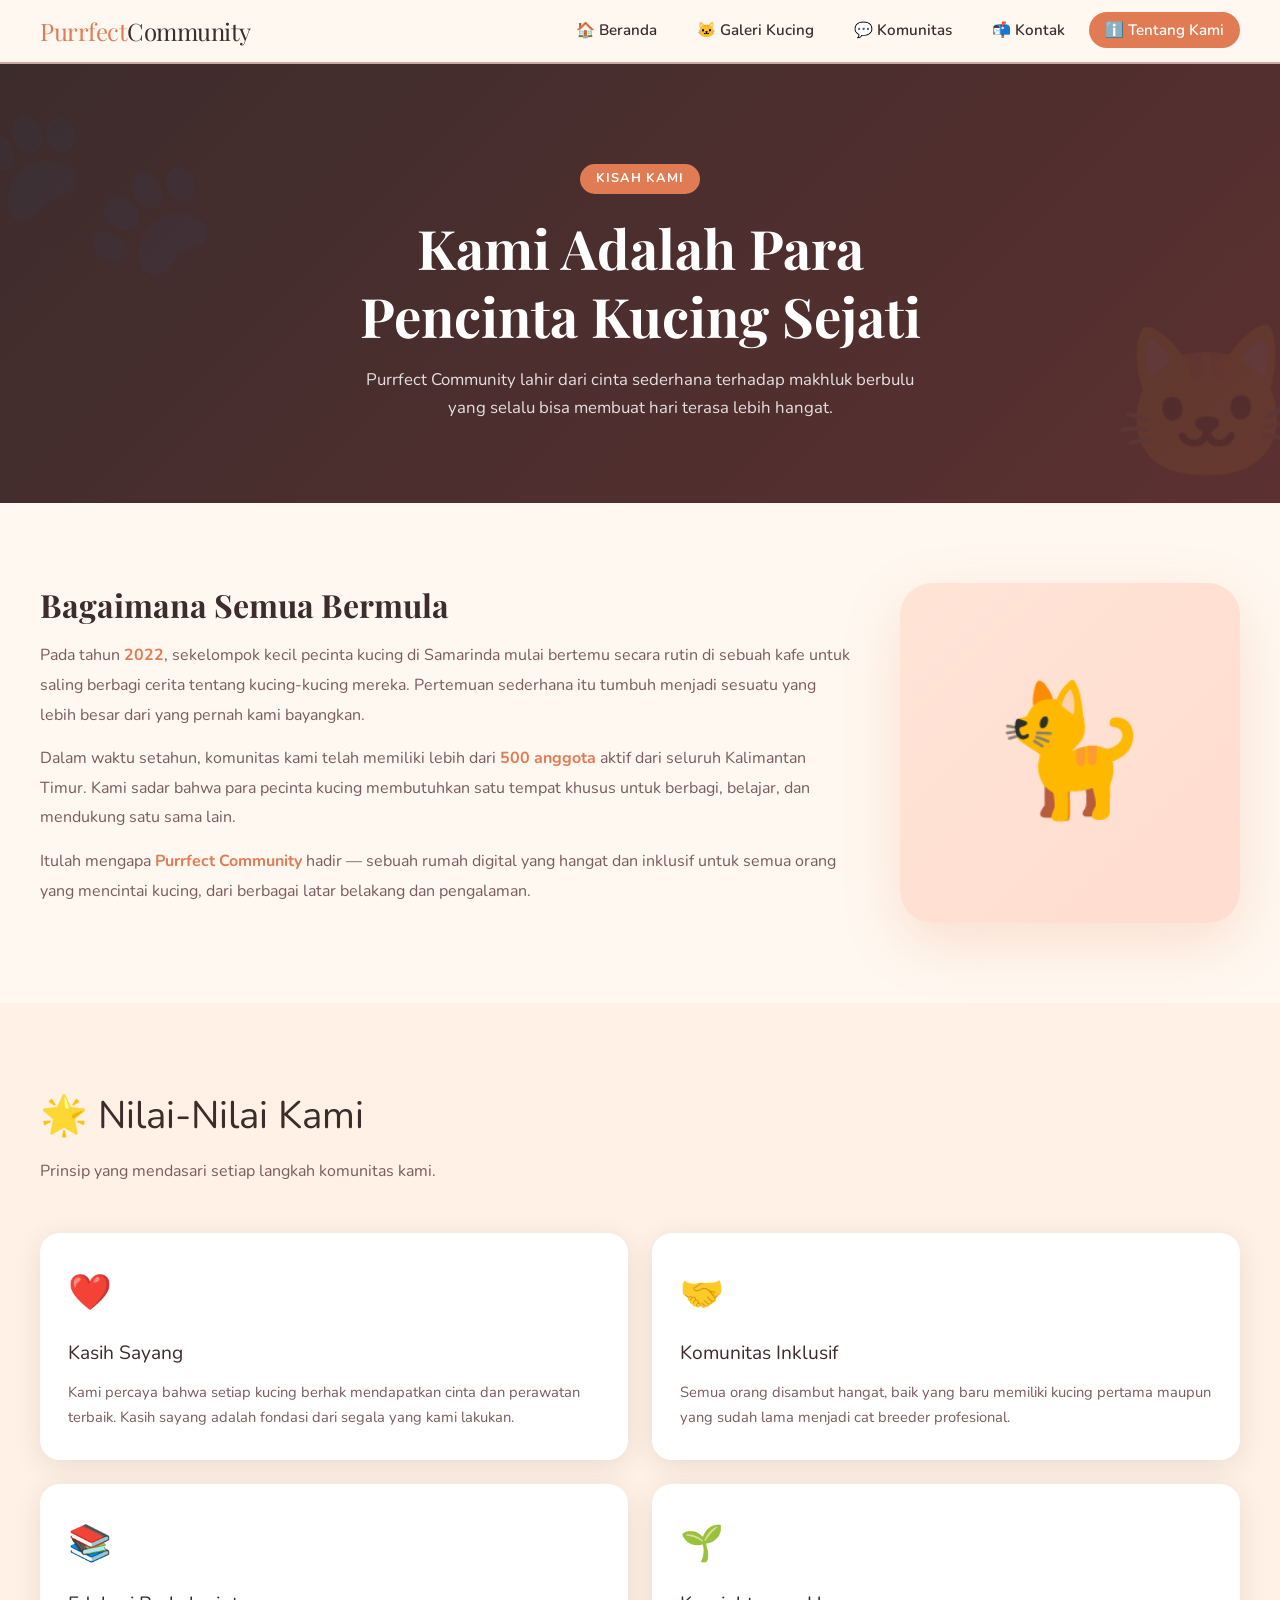
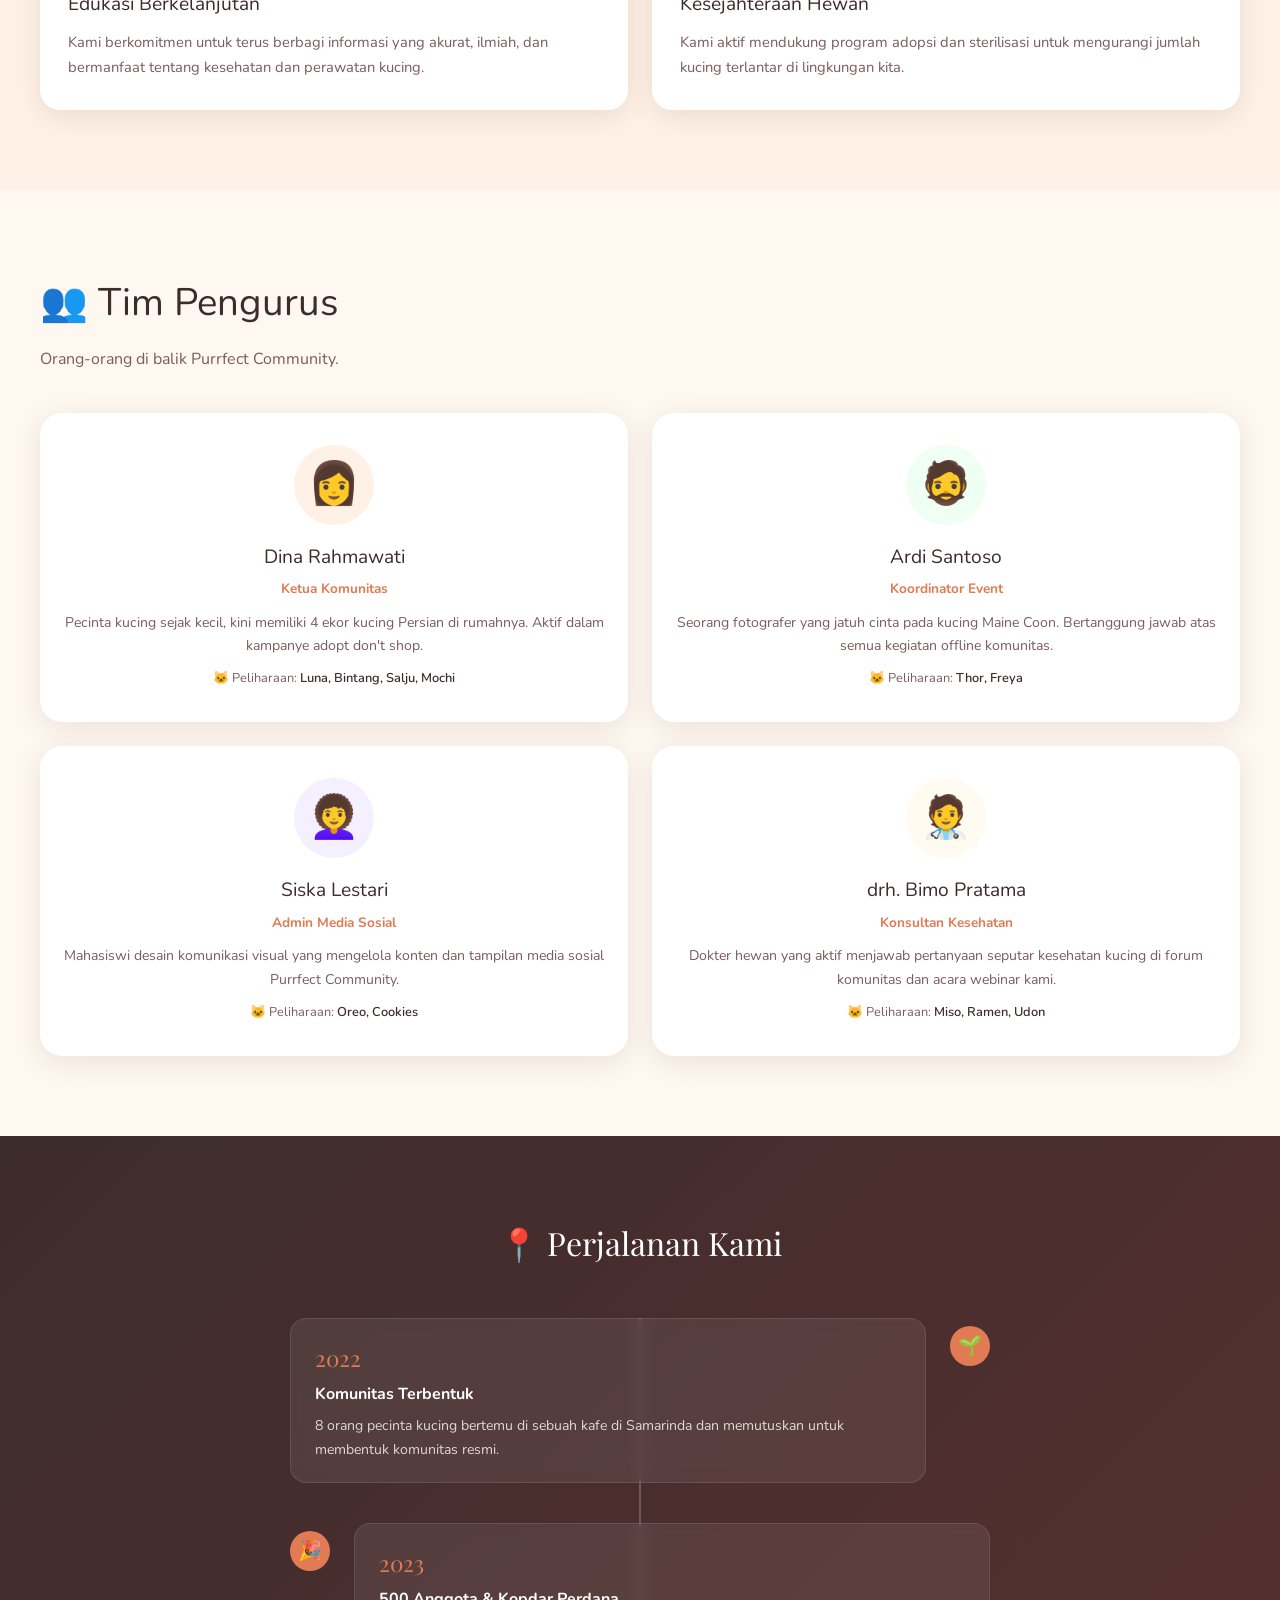
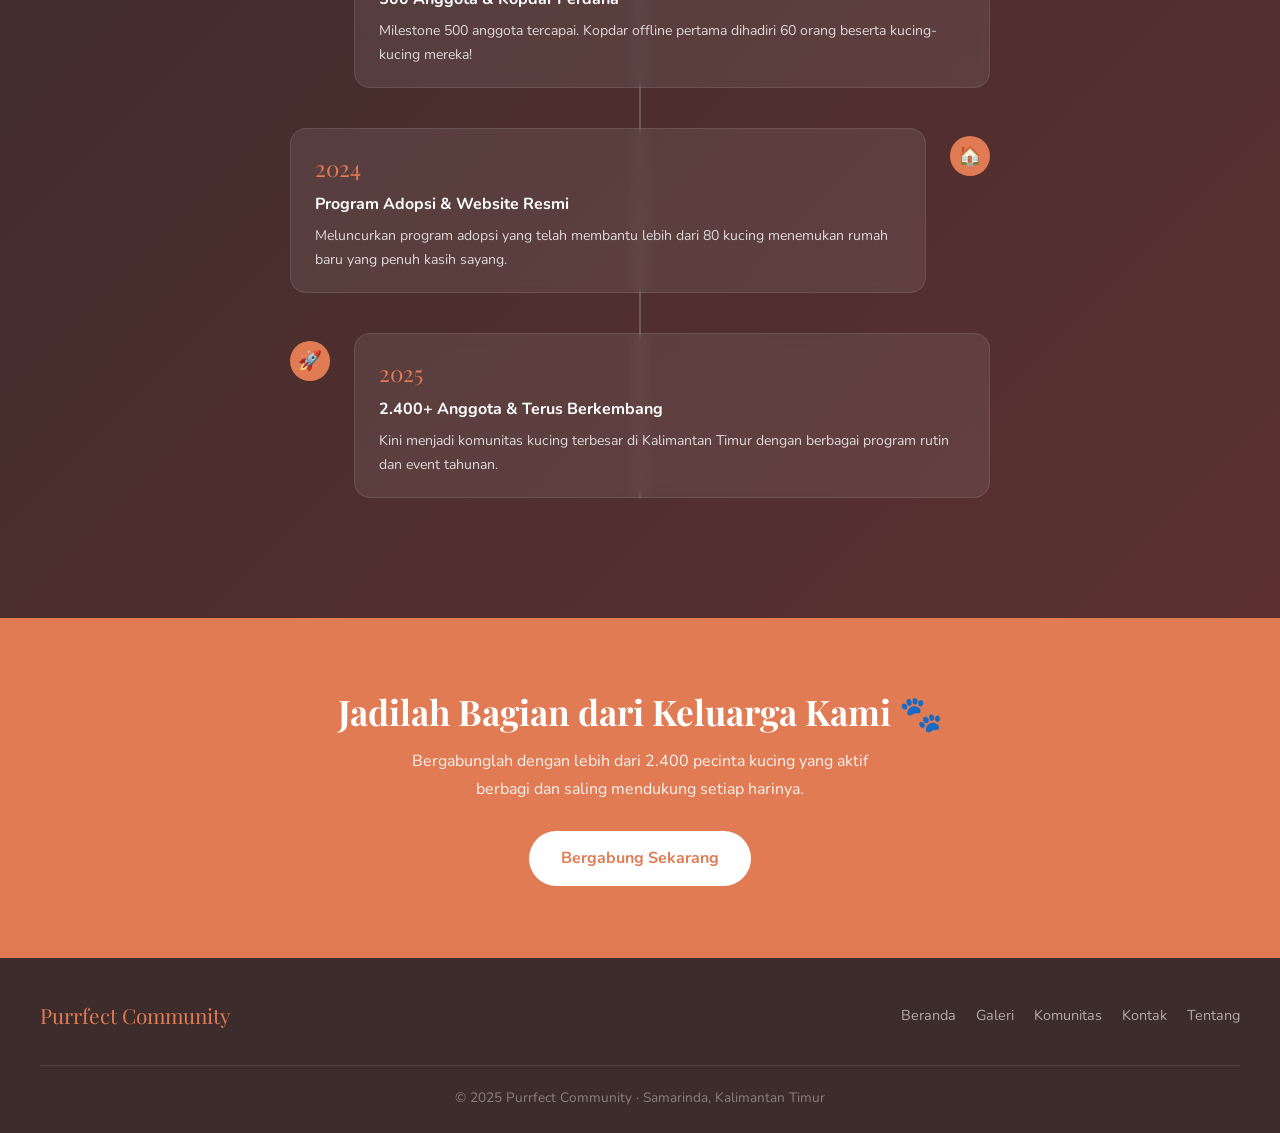
<file: tentang.html>
<!DOCTYPE html>
<html lang="id">
<head>
  <meta charset="UTF-8" />
  <meta name="viewport" content="width=device-width, initial-scale=1.0"/>
  <title>Tentang Kami – Purrfect Community</title>
  <link rel="preconnect" href="https://fonts.googleapis.com">
  <link href="https://fonts.googleapis.com/css2?family=Playfair+Display:wght@600;700&family=Nunito:wght@400;500;600;700&display=swap" rel="stylesheet">
  <link rel="stylesheet" href="css/style.css">
</head>
<body>

<!-- ── NAVBAR ── -->
<nav>
  <a href="index.html" class="logo">Purrfect<span>Community</span></a>
  <ul class="nav-links" id="navLinks">
    <li><a href="index.html">🏠 Beranda</a></li>
    <li><a href="galeri.html">🐱 Galeri Kucing</a></li>
    <li><a href="komunitas.html">💬 Komunitas</a></li>
    <li><a href="kontak.html">📬 Kontak</a></li>
    <li><a href="tentang.html">ℹ️ Tentang Kami</a></li>
  </ul>
  <button class="hamburger" id="hamburger" aria-label="menu">
    <span></span><span></span><span></span>
  </button>
</nav>

<!-- ── ABOUT HERO ── -->
<div class="about-hero">
  <div class="hero-tag">Kisah Kami</div>
  <h1>Kami Adalah Para<br>Pencinta Kucing Sejati</h1>
  <p>Purrfect Community lahir dari cinta sederhana terhadap makhluk berbulu yang selalu bisa membuat hari terasa lebih hangat.</p>
</div>

<!-- ── STORY ── -->
<div class="story-wrap">
  <div class="story-text">
    <h2>Bagaimana Semua Bermula</h2>
    <p>Pada tahun <span class="highlight">2022</span>, sekelompok kecil pecinta kucing di Samarinda mulai bertemu secara rutin di sebuah kafe untuk saling berbagi cerita tentang kucing-kucing mereka. Pertemuan sederhana itu tumbuh menjadi sesuatu yang lebih besar dari yang pernah kami bayangkan.</p>
    <p>Dalam waktu setahun, komunitas kami telah memiliki lebih dari <span class="highlight">500 anggota</span> aktif dari seluruh Kalimantan Timur. Kami sadar bahwa para pecinta kucing membutuhkan satu tempat khusus untuk berbagi, belajar, dan mendukung satu sama lain.</p>
    <p>Itulah mengapa <span class="highlight">Purrfect Community</span> hadir — sebuah rumah digital yang hangat dan inklusif untuk semua orang yang mencintai kucing, dari berbagai latar belakang dan pengalaman.</p>
  </div>
  <div class="story-visual">🐈</div>
</div>

<!-- ── VALUES ── -->
<div class="values-section">
  <div class="section-title">🌟 Nilai-Nilai Kami</div>
  <p class="section-sub">Prinsip yang mendasari setiap langkah komunitas kami.</p>
  <div class="values-flex">
    <div class="value-card">
      <div class="value-icon">❤️</div>
      <div class="value-title">Kasih Sayang</div>
      <div class="value-text">Kami percaya bahwa setiap kucing berhak mendapatkan cinta dan perawatan terbaik. Kasih sayang adalah fondasi dari segala yang kami lakukan.</div>
    </div>
    <div class="value-card">
      <div class="value-icon">🤝</div>
      <div class="value-title">Komunitas Inklusif</div>
      <div class="value-text">Semua orang disambut hangat, baik yang baru memiliki kucing pertama maupun yang sudah lama menjadi cat breeder profesional.</div>
    </div>
    <div class="value-card">
      <div class="value-icon">📚</div>
      <div class="value-title">Edukasi Berkelanjutan</div>
      <div class="value-text">Kami berkomitmen untuk terus berbagi informasi yang akurat, ilmiah, dan bermanfaat tentang kesehatan dan perawatan kucing.</div>
    </div>
    <div class="value-card">
      <div class="value-icon">🌱</div>
      <div class="value-title">Kesejahteraan Hewan</div>
      <div class="value-text">Kami aktif mendukung program adopsi dan sterilisasi untuk mengurangi jumlah kucing terlantar di lingkungan kita.</div>
    </div>
  </div>
</div>

<!-- ── TEAM ── -->
<div class="team-section">
  <div class="section-title" style="margin-bottom:10px;">👥 Tim Pengurus</div>
  <p class="section-sub" style="margin-bottom:40px;">Orang-orang di balik Purrfect Community.</p>
  <div class="team-grid">
    <div class="team-card">
      <div class="team-avatar" style="background:#FFF1E6;">👩</div>
      <div class="team-name">Dina Rahmawati</div>
      <div class="team-role">Ketua Komunitas</div>
      <div class="team-bio">Pecinta kucing sejak kecil, kini memiliki 4 ekor kucing Persian di rumahnya. Aktif dalam kampanye adopt don't shop.</div>
      <div class="team-cat">🐱 Peliharaan: <span>Luna, Bintang, Salju, Mochi</span></div>
    </div>
    <div class="team-card">
      <div class="team-avatar" style="background:#F0FFF4;">🧔</div>
      <div class="team-name">Ardi Santoso</div>
      <div class="team-role">Koordinator Event</div>
      <div class="team-bio">Seorang fotografer yang jatuh cinta pada kucing Maine Coon. Bertanggung jawab atas semua kegiatan offline komunitas.</div>
      <div class="team-cat">🐱 Peliharaan: <span>Thor, Freya</span></div>
    </div>
    <div class="team-card">
      <div class="team-avatar" style="background:#F5F0FF;">👩‍🦱</div>
      <div class="team-name">Siska Lestari</div>
      <div class="team-role">Admin Media Sosial</div>
      <div class="team-bio">Mahasiswi desain komunikasi visual yang mengelola konten dan tampilan media sosial Purrfect Community.</div>
      <div class="team-cat">🐱 Peliharaan: <span>Oreo, Cookies</span></div>
    </div>
    <div class="team-card">
      <div class="team-avatar" style="background:#FFFBF0;">🧑‍⚕️</div>
      <div class="team-name">drh. Bimo Pratama</div>
      <div class="team-role">Konsultan Kesehatan</div>
      <div class="team-bio">Dokter hewan yang aktif menjawab pertanyaan seputar kesehatan kucing di forum komunitas dan acara webinar kami.</div>
      <div class="team-cat">🐱 Peliharaan: <span>Miso, Ramen, Udon</span></div>
    </div>
  </div>
</div>

<!-- ── TIMELINE ── -->
<div class="timeline-section">
  <div class="timeline-title">📍 Perjalanan Kami</div>
  <div class="timeline">

    <div class="tl-item">
      <div class="tl-content">
        <div class="tl-year">2022</div>
        <div class="tl-event">Komunitas Terbentuk</div>
        <div class="tl-desc">8 orang pecinta kucing bertemu di sebuah kafe di Samarinda dan memutuskan untuk membentuk komunitas resmi.</div>
      </div>
      <div class="tl-dot">🌱</div>
    </div>

    <div class="tl-item">
      <div class="tl-content">
        <div class="tl-year">2023</div>
        <div class="tl-event">500 Anggota & Kopdar Perdana</div>
        <div class="tl-desc">Milestone 500 anggota tercapai. Kopdar offline pertama dihadiri 60 orang beserta kucing-kucing mereka!</div>
      </div>
      <div class="tl-dot">🎉</div>
    </div>

    <div class="tl-item">
      <div class="tl-content">
        <div class="tl-year">2024</div>
        <div class="tl-event">Program Adopsi & Website Resmi</div>
        <div class="tl-desc">Meluncurkan program adopsi yang telah membantu lebih dari 80 kucing menemukan rumah baru yang penuh kasih sayang.</div>
      </div>
      <div class="tl-dot">🏠</div>
    </div>

    <div class="tl-item">
      <div class="tl-content">
        <div class="tl-year">2025</div>
        <div class="tl-event">2.400+ Anggota & Terus Berkembang</div>
        <div class="tl-desc">Kini menjadi komunitas kucing terbesar di Kalimantan Timur dengan berbagai program rutin dan event tahunan.</div>
      </div>
      <div class="tl-dot">🚀</div>
    </div>

  </div>
</div>

<!-- ── CTA ── -->
<div class="cta-section">
  <h2>Jadilah Bagian dari Keluarga Kami 🐾</h2>
  <p>Bergabunglah dengan lebih dari 2.400 pecinta kucing yang aktif berbagi dan saling mendukung setiap harinya.</p>
  <a href="kontak.html" class="btn btn-light">Bergabung Sekarang</a>
</div>

<!-- ── FOOTER ── -->
<footer class="compact">
  <div class="footer-logo">Purrfect Community</div>
  <div class="footer-links">
    <a href="index.html">Beranda</a>
    <a href="galeri.html">Galeri</a>
    <a href="komunitas.html">Komunitas</a>
    <a href="kontak.html">Kontak</a>
    <a href="tentang.html">Tentang</a>
  </div>
  <div class="footer-bottom">© 2025 Purrfect Community · Samarinda, Kalimantan Timur</div>
</footer>

<script src="js/main.js"></script>
</body>
</html>
</file>
<file: css/style.css>
/* =====================================================
   PURRFECT COMMUNITY — Global Stylesheet
   ===================================================== */

*, *::before, *::after {
  box-sizing: border-box;
  margin: 0;
  padding: 0;
}

:root {
  --cream:   #FFF8F0;
  --orange:  #E07B54;
  --rose:    #D4A5A5;
  --sage:    #7FAD7C;
  --dark:    #3D2C2C;
  --mid:     #7A5C5C;
  --card-bg: #FFFFFF;
  --shadow:  0 6px 28px rgba(61, 44, 44, .10);
}

html { scroll-behavior: smooth; }

body {
  font-family: 'Nunito', sans-serif;
  background: var(--cream);
  color: var(--dark);
  line-height: 1.7;
}

/* ── TYPOGRAPHY ── */
h1, h2, h3, h4 {
  font-family: 'Playfair Display', serif;
  line-height: 1.25;
}

a { text-decoration: none; }

/* ── NAVBAR ── */
nav {
  position: sticky;
  top: 0;
  z-index: 999;
  background: rgba(255, 248, 240, .92);
  backdrop-filter: blur(12px);
  border-bottom: 2px solid var(--rose);
  padding: 0 40px;
  display: flex;
  align-items: center;
  justify-content: space-between;
  height: 64px;
}

.logo {
  font-family: 'Playfair Display', serif;
  font-size: 1.5rem;
  color: var(--orange);
  text-decoration: none;
  letter-spacing: -.5px;
}
.logo span { color: var(--dark); }

.nav-links {
  display: flex;
  gap: 8px;
  list-style: none;
}

.nav-links a {
  text-decoration: none;
  font-weight: 600;
  font-size: .95rem;
  color: var(--dark);
  padding: 8px 16px;
  border-radius: 30px;
  transition: background .25s, color .25s;
}

.nav-links a:hover,
.nav-links a.active {
  background: var(--orange);
  color: #fff;
}

.hamburger {
  display: none;
  flex-direction: column;
  gap: 5px;
  cursor: pointer;
  background: none;
  border: none;
}
.hamburger span {
  width: 26px;
  height: 3px;
  background: var(--dark);
  border-radius: 4px;
  transition: .3s;
}

/* ── PAGE HERO (shared) ── */
.page-hero {
  background: linear-gradient(135deg, #FFE4D6 0%, #FFD6C4 100%);
  padding: 72px 40px 60px;
  text-align: center;
}
.page-hero h1 {
  font-size: clamp(2rem, 5vw, 3rem);
  margin-bottom: 12px;
}
.page-hero p {
  color: var(--mid);
  max-width: 500px;
  margin: 0 auto;
}

/* ── BUTTONS ── */
.btn {
  padding: 14px 32px;
  border-radius: 50px;
  font-family: 'Nunito', sans-serif;
  font-weight: 700;
  font-size: 1rem;
  text-decoration: none;
  cursor: pointer;
  transition: transform .2s, box-shadow .2s;
  display: inline-block;
  border: none;
}
.btn:hover {
  transform: translateY(-3px);
  box-shadow: 0 10px 24px rgba(224, 123, 84, .3);
}
.btn-primary  { background: var(--orange); color: #fff; }
.btn-outline  { background: transparent; color: var(--orange); border: 2px solid var(--orange); }
.btn-light    { background: #fff; color: var(--orange); }
.btn-sage     { background: #fff; color: var(--sage); }

/* ── SECTION WRAPPER ── */
section { padding: 80px 40px; }

.section-title {
  font-size: clamp(1.6rem, 3.5vw, 2.4rem);
  color: var(--dark);
  margin-bottom: 10px;
}
.section-sub {
  color: var(--mid);
  margin-bottom: 48px;
  max-width: 480px;
}
.section-header { margin-bottom: 48px; }

/* ── CARDS FLEX ── */
.cards-flex {
  display: flex;
  flex-wrap: wrap;
  gap: 24px;
  justify-content: flex-start;
}

.card {
  background: var(--card-bg);
  border-radius: 20px;
  box-shadow: var(--shadow);
  overflow: hidden;
  width: calc(50% - 12px);
  transition: transform .3s ease, box-shadow .3s ease;
  cursor: pointer;
}
.card:hover {
  transform: translateY(-8px) scale(1.02);
  box-shadow: 0 16px 40px rgba(61, 44, 44, .15);
}

.card-img {
  width: 100%;
  height: 200px;
  display: flex;
  align-items: center;
  justify-content: center;
  font-size: 5rem;
}
.card-body { padding: 20px 24px 24px; }
.card-tag {
  display: inline-block;
  font-size: .75rem;
  font-weight: 700;
  padding: 3px 12px;
  border-radius: 20px;
  margin-bottom: 8px;
  background: #FFEAE0;
  color: var(--orange);
}
.card-title {
  font-family: 'Playfair Display', serif;
  font-size: 1.2rem;
  margin-bottom: 8px;
}
.card-text { color: var(--mid); font-size: .9rem; }

/* ── FOOTER ── */
footer {
  background: var(--dark);
  color: #fff;
  padding: 48px 40px 24px;
}
.footer-grid {
  display: flex;
  flex-wrap: wrap;
  gap: 40px;
  margin-bottom: 40px;
}
.footer-col { flex: 1; min-width: 180px; }
.footer-col h4 {
  font-family: 'Playfair Display', serif;
  font-size: 1.1rem;
  margin-bottom: 16px;
  color: var(--rose);
}
.footer-col p,
.footer-col a {
  color: rgba(255, 255, 255, .7);
  font-size: .9rem;
  text-decoration: none;
  display: block;
  margin-bottom: 8px;
}
.footer-col a:hover { color: var(--orange); }

/* footer compact (single-row) */
footer.compact {
  padding: 40px 40px 24px;
  display: flex;
  flex-wrap: wrap;
  justify-content: space-between;
  align-items: center;
  gap: 24px;
}
.footer-logo {
  font-family: 'Playfair Display', serif;
  font-size: 1.3rem;
  color: var(--orange);
}
.footer-links {
  display: flex;
  gap: 20px;
  flex-wrap: wrap;
}
.footer-links a {
  color: rgba(255, 255, 255, .6);
  text-decoration: none;
  font-size: .9rem;
}
.footer-links a:hover { color: var(--orange); }

.footer-bottom {
  border-top: 1px solid rgba(255, 255, 255, .1);
  padding-top: 20px;
  text-align: center;
  font-size: .85rem;
  color: rgba(255, 255, 255, .4);
}
footer.compact .footer-bottom {
  width: 100%;
  margin-top: 8px;
}

/* ── RESPONSIVE ── */
@media (max-width: 700px) {
  nav { padding: 0 20px; }

  .nav-links {
    display: none;
    flex-direction: column;
    position: absolute;
    top: 64px;
    left: 0;
    right: 0;
    background: var(--cream);
    padding: 16px 20px;
    border-bottom: 2px solid var(--rose);
    gap: 4px;
  }
  .nav-links.open { display: flex; }
  .hamburger { display: flex; }

  section { padding: 60px 20px; }

  .card {
    width: 90%;
    margin: 0 auto;
  }

  .page-hero { padding: 60px 20px 48px; }

  footer { padding: 40px 20px 20px; }
  footer.compact { padding: 36px 20px 20px; }
}


/* =====================================================
   INDEX PAGE
   ===================================================== */

/* Hero */
.hero {
  text-align: center;
  padding: 100px 24px 80px;
  background: linear-gradient(160deg, #FFF1E6 0%, #FFE4D6 50%, #FFD6C4 100%);
  position: relative;
  overflow: hidden;
}
.hero::before {
  content: '🐾';
  position: absolute;
  font-size: 200px;
  opacity: .06;
  top: -40px;
  left: -40px;
  transform: rotate(-20deg);
}
.hero::after {
  content: '🐾';
  position: absolute;
  font-size: 160px;
  opacity: .06;
  bottom: -30px;
  right: -20px;
  transform: rotate(15deg);
}
.hero-badge {
  display: inline-block;
  background: var(--sage);
  color: #fff;
  font-size: .8rem;
  font-weight: 700;
  letter-spacing: 1px;
  padding: 4px 16px;
  border-radius: 30px;
  margin-bottom: 20px;
  text-transform: uppercase;
}
.hero h1 {
  font-size: clamp(2.4rem, 6vw, 4rem);
  color: var(--dark);
  line-height: 1.2;
  margin-bottom: 18px;
}
.hero h1 em { color: var(--orange); font-style: normal; }
.hero p {
  max-width: 560px;
  margin: 0 auto 36px;
  color: var(--mid);
  font-size: 1.08rem;
}
.btn-group {
  display: flex;
  gap: 14px;
  justify-content: center;
  flex-wrap: wrap;
}

/* Stats bar */
.stats {
  background: var(--orange);
  padding: 40px;
  display: flex;
  justify-content: space-around;
  flex-wrap: wrap;
  gap: 24px;
}
.stat-item { text-align: center; color: #fff; }
.stat-number {
  font-family: 'Playfair Display', serif;
  font-size: 2.6rem;
  font-weight: 700;
}
.stat-label { font-size: .9rem; opacity: .9; }

/* Tips */
.tips-bg { background: #FFF1E6; margin: 0; padding: 80px 40px; }
.tips-grid { display: flex; flex-wrap: wrap; gap: 24px; }
.tip-card {
  background: var(--card-bg);
  border-radius: 16px;
  padding: 28px;
  width: calc(50% - 12px);
  border-left: 5px solid var(--orange);
  box-shadow: var(--shadow);
  transition: transform .3s, box-shadow .3s;
}
.tip-card:hover {
  transform: translateY(-6px) scale(1.02);
  box-shadow: 0 14px 36px rgba(61, 44, 44, .14);
}
.tip-icon { font-size: 2rem; margin-bottom: 12px; }
.tip-card h3 {
  font-family: 'Playfair Display', serif;
  font-size: 1.15rem;
  margin-bottom: 8px;
}
.tip-card p { color: var(--mid); font-size: .9rem; }

/* CTA banner */
.cta-banner {
  background: linear-gradient(135deg, var(--dark) 0%, #5C3030 100%);
  border-radius: 24px;
  padding: 60px 48px;
  text-align: center;
  margin: 0 40px 80px;
  color: #fff;
}
.cta-banner h2 {
  font-family: 'Playfair Display', serif;
  font-size: 2rem;
  margin-bottom: 14px;
}
.cta-banner p { opacity: .8; margin-bottom: 28px; }
.cta-banner .btn { background: var(--orange); color: #fff; }

@media (max-width: 700px) {
  .stats { padding: 30px 20px; }
  .tips-bg { padding: 60px 20px; }
  .tip-card { width: 90%; margin: 0 auto; }
  .cta-banner { margin: 0 20px 60px; padding: 40px 24px; }
}


/* =====================================================
   GALERI PAGE
   ===================================================== */

.filter-bar {
  display: flex;
  flex-wrap: wrap;
  gap: 10px;
  justify-content: center;
  padding: 36px 40px 0;
}
.filter-btn {
  padding: 8px 22px;
  border-radius: 30px;
  border: 2px solid var(--rose);
  background: transparent;
  color: var(--dark);
  font-family: 'Nunito', sans-serif;
  font-weight: 600;
  font-size: .9rem;
  cursor: pointer;
  transition: .2s;
}
.filter-btn:hover,
.filter-btn.active {
  background: var(--orange);
  border-color: var(--orange);
  color: #fff;
}

.cat-grid {
  display: flex;
  flex-wrap: wrap;
  gap: 24px;
  margin-top: 16px;
}
.cat-card {
  background: var(--card-bg);
  border-radius: 22px;
  box-shadow: var(--shadow);
  overflow: hidden;
  width: calc(50% - 12px);
  transition: transform .3s ease, box-shadow .3s ease;
  cursor: pointer;
}
.cat-card:hover {
  transform: translateY(-10px) scale(1.02);
  box-shadow: 0 20px 48px rgba(61, 44, 44, .16);
}
.cat-emoji-wrap {
  height: 210px;
  display: flex;
  align-items: center;
  justify-content: center;
  font-size: 6rem;
  position: relative;
}
.cat-badge {
  position: absolute;
  top: 14px;
  right: 14px;
  background: var(--orange);
  color: #fff;
  font-size: .75rem;
  font-weight: 700;
  padding: 4px 12px;
  border-radius: 20px;
}
.cat-info { padding: 20px 24px 26px; }
.cat-name {
  font-family: 'Playfair Display', serif;
  font-size: 1.25rem;
  margin-bottom: 4px;
}
.cat-origin { color: var(--sage); font-size: .85rem; font-weight: 700; margin-bottom: 10px; }
.cat-desc   { color: var(--mid);  font-size: .9rem;  margin-bottom: 14px; }

.cat-traits { display: flex; flex-wrap: wrap; gap: 6px; }
.trait {
  background: #FFEAE0;
  color: var(--orange);
  font-size: .78rem;
  font-weight: 700;
  padding: 3px 12px;
  border-radius: 20px;
}

.adopt-section {
  background: var(--sage);
  padding: 64px 40px;
  text-align: center;
  color: #fff;
}
.adopt-section h2 {
  font-family: 'Playfair Display', serif;
  font-size: 2rem;
  margin-bottom: 14px;
}
.adopt-section p { opacity: .9; max-width: 500px; margin: 0 auto 28px; }

@media (max-width: 700px) {
  .filter-bar { padding: 24px 20px 0; }
  .cat-card { width: 90%; margin: 0 auto; }
  .adopt-section { padding: 48px 20px; }
}


/* =====================================================
   KOMUNITAS PAGE
   ===================================================== */

.content-wrap {
  display: flex;
  gap: 32px;
  padding: 60px 40px 80px;
  align-items: flex-start;
}
.main-col { flex: 1; }
.side-col  { width: 300px; flex-shrink: 0; }

/* Threads */
.thread-list { display: flex; flex-direction: column; gap: 16px; }
.thread-card {
  background: var(--card-bg);
  border-radius: 18px;
  padding: 22px 26px;
  box-shadow: var(--shadow);
  transition: transform .3s, box-shadow .3s;
  cursor: pointer;
}
.thread-card:hover {
  transform: translateY(-5px) scale(1.01);
  box-shadow: 0 14px 36px rgba(61, 44, 44, .14);
}
.thread-top { display: flex; align-items: flex-start; gap: 14px; }
.thread-avatar {
  width: 44px;
  height: 44px;
  border-radius: 50%;
  display: flex;
  align-items: center;
  justify-content: center;
  font-size: 1.5rem;
  flex-shrink: 0;
}
.thread-meta { flex: 1; }
.thread-category {
  display: inline-block;
  font-size: .73rem;
  font-weight: 700;
  padding: 2px 10px;
  border-radius: 20px;
  background: #FFEAE0;
  color: var(--orange);
  margin-bottom: 6px;
}
.thread-title  { font-weight: 700; font-size: 1.05rem; color: var(--dark); margin-bottom: 4px; }
.thread-author { font-size: .82rem; color: var(--mid); }
.thread-preview {
  color: var(--mid);
  font-size: .88rem;
  margin-top: 12px;
  padding-top: 12px;
  border-top: 1px solid #F0E8E0;
}
.thread-footer { display: flex; gap: 20px; margin-top: 12px; }
.thread-stat   { display: flex; align-items: center; gap: 5px; font-size: .82rem; color: var(--mid); }

/* Events */
.event-cards { display: flex; flex-wrap: wrap; gap: 20px; margin-top: 24px; }
.event-card {
  background: var(--card-bg);
  border-radius: 18px;
  padding: 22px;
  box-shadow: var(--shadow);
  width: calc(50% - 10px);
  transition: transform .3s, box-shadow .3s;
}
.event-card:hover {
  transform: translateY(-6px) scale(1.02);
  box-shadow: 0 14px 36px rgba(61, 44, 44, .14);
}
.event-date {
  background: var(--orange);
  color: #fff;
  border-radius: 12px;
  padding: 8px 14px;
  font-weight: 700;
  font-size: .85rem;
  display: inline-block;
  margin-bottom: 12px;
}
.event-title {
  font-family: 'Playfair Display', serif;
  font-size: 1.1rem;
  margin-bottom: 8px;
}
.event-desc { color: var(--mid); font-size: .88rem; margin-bottom: 12px; }
.event-tag {
  font-size: .78rem;
  font-weight: 700;
  padding: 3px 12px;
  border-radius: 20px;
  background: #F0FFF4;
  color: var(--sage);
}

/* Sidebar */
.side-widget {
  background: var(--card-bg);
  border-radius: 20px;
  padding: 24px;
  box-shadow: var(--shadow);
  margin-bottom: 24px;
}
.side-widget h3 {
  font-family: 'Playfair Display', serif;
  font-size: 1.1rem;
  margin-bottom: 16px;
  color: var(--dark);
}
.member-item { display: flex; align-items: center; gap: 12px; margin-bottom: 14px; }
.member-avatar {
  width: 40px;
  height: 40px;
  border-radius: 50%;
  display: flex;
  align-items: center;
  justify-content: center;
  font-size: 1.2rem;
}
.member-name  { font-weight: 700; font-size: .9rem; }
.member-posts { font-size: .78rem; color: var(--mid); }

.tag-cloud { display: flex; flex-wrap: wrap; gap: 8px; }
.tag {
  padding: 5px 14px;
  border-radius: 20px;
  background: #FFEAE0;
  color: var(--orange);
  font-size: .8rem;
  font-weight: 700;
  cursor: pointer;
  transition: .2s;
}
.tag:hover { background: var(--orange); color: #fff; }

.join-card {
  background: linear-gradient(135deg, var(--orange), #C0604A);
  border-radius: 20px;
  padding: 28px;
  color: #fff;
  text-align: center;
}
.join-card h3 {
  font-family: 'Playfair Display', serif;
  font-size: 1.2rem;
  margin-bottom: 10px;
}
.join-card p { opacity: .9; font-size: .88rem; margin-bottom: 18px; }

@media (max-width: 700px) {
  .content-wrap { flex-direction: column; padding: 36px 20px 60px; }
  .side-col { width: 100%; }
  .event-card { width: 90%; margin: 0 auto; }
}


/* =====================================================
   KONTAK PAGE
   ===================================================== */

.contact-wrap {
  display: flex;
  gap: 40px;
  padding: 64px 40px 80px;
  align-items: flex-start;
  flex-wrap: wrap;
}
.info-col { width: 360px; flex-shrink: 0; display: flex; flex-direction: column; gap: 20px; }

.info-card {
  background: var(--card-bg);
  border-radius: 20px;
  padding: 28px;
  box-shadow: var(--shadow);
  display: flex;
  gap: 18px;
  align-items: flex-start;
  transition: transform .3s, box-shadow .3s;
}
.info-card:hover {
  transform: translateY(-6px) scale(1.02);
  box-shadow: 0 14px 36px rgba(61, 44, 44, .14);
}
.info-icon {
  width: 50px;
  height: 50px;
  border-radius: 14px;
  background: #FFEAE0;
  display: flex;
  align-items: center;
  justify-content: center;
  font-size: 1.6rem;
  flex-shrink: 0;
}
.info-title { font-weight: 700; font-size: 1rem; margin-bottom: 4px; }
.info-text   { color: var(--mid); font-size: .9rem; line-height: 1.6; }

.social-grid { display: flex; flex-wrap: wrap; gap: 12px; }
.social-card {
  flex: 1;
  min-width: 120px;
  background: var(--card-bg);
  border-radius: 16px;
  padding: 18px;
  text-align: center;
  box-shadow: var(--shadow);
  text-decoration: none;
  color: var(--dark);
  transition: transform .3s, box-shadow .3s;
}
.social-card:hover {
  transform: translateY(-5px) scale(1.03);
  box-shadow: 0 12px 30px rgba(61, 44, 44, .14);
}
.social-icon { font-size: 2rem; margin-bottom: 8px; }
.social-name { font-weight: 700; font-size: .85rem; }

/* Form */
.form-col { flex: 1; min-width: 280px; }
.form-card {
  background: var(--card-bg);
  border-radius: 24px;
  padding: 40px;
  box-shadow: var(--shadow);
}
.form-title {
  font-family: 'Playfair Display', serif;
  font-size: 1.7rem;
  margin-bottom: 8px;
}
.form-sub { color: var(--mid); font-size: .93rem; margin-bottom: 30px; }
.form-group { margin-bottom: 20px; }
.form-group label {
  display: block;
  font-weight: 700;
  font-size: .9rem;
  margin-bottom: 8px;
  color: var(--dark);
}
.form-group input,
.form-group textarea,
.form-group select {
  width: 100%;
  padding: 13px 18px;
  border: 2px solid #EDD9CE;
  border-radius: 12px;
  font-family: 'Nunito', sans-serif;
  font-size: .95rem;
  color: var(--dark);
  background: var(--cream);
  transition: border-color .2s, box-shadow .2s;
  outline: none;
  resize: vertical;
}
.form-group input:focus,
.form-group textarea:focus,
.form-group select:focus {
  border-color: var(--orange);
  box-shadow: 0 0 0 4px rgba(224, 123, 84, .12);
}
.form-group textarea { min-height: 140px; }
.form-row { display: flex; gap: 16px; }
.form-row .form-group { flex: 1; }

.btn-submit {
  width: 100%;
  padding: 15px;
  border-radius: 14px;
  background: var(--orange);
  color: #fff;
  border: none;
  font-family: 'Nunito', sans-serif;
  font-weight: 700;
  font-size: 1.05rem;
  cursor: pointer;
  transition: transform .2s, box-shadow .2s;
}
.btn-submit:hover {
  transform: translateY(-3px);
  box-shadow: 0 10px 24px rgba(224, 123, 84, .3);
}
.success-msg {
  display: none;
  background: #F0FFF4;
  border: 2px solid var(--sage);
  border-radius: 12px;
  padding: 16px;
  text-align: center;
  color: var(--sage);
  font-weight: 700;
  margin-top: 16px;
}

/* FAQ */
.faq-section { padding: 0 40px 80px; }
.faq-title {
  font-family: 'Playfair Display', serif;
  font-size: 1.8rem;
  margin-bottom: 30px;
}
.faq-list { display: flex; flex-direction: column; gap: 12px; }
.faq-item {
  background: var(--card-bg);
  border-radius: 16px;
  overflow: hidden;
  box-shadow: var(--shadow);
}
.faq-q {
  padding: 18px 24px;
  font-weight: 700;
  cursor: pointer;
  display: flex;
  justify-content: space-between;
  align-items: center;
  transition: background .2s;
}
.faq-q:hover { background: #FFF1E6; }
.faq-a {
  padding: 0 24px;
  max-height: 0;
  overflow: hidden;
  color: var(--mid);
  font-size: .93rem;
  transition: max-height .3s, padding .3s;
}
.faq-item.open .faq-a { max-height: 200px; padding: 4px 24px 18px; }
.faq-arrow { transition: transform .3s; }
.faq-item.open .faq-arrow { transform: rotate(180deg); }

@media (max-width: 700px) {
  .contact-wrap { padding: 40px 20px 60px; flex-direction: column; }
  .info-col { width: 100%; }
  .form-row { flex-direction: column; gap: 0; }
  .form-card { padding: 28px 20px; }
  .faq-section { padding: 0 20px 60px; }
}


/* =====================================================
   TENTANG PAGE
   ===================================================== */

.about-hero {
  background: linear-gradient(135deg, var(--dark) 0%, #5C3030 100%);
  padding: 100px 40px 80px;
  text-align: center;
  color: #fff;
  position: relative;
  overflow: hidden;
}
.about-hero::before {
  content: '🐾';
  position: absolute;
  font-size: 200px;
  opacity: .05;
  top: -40px;
  left: -40px;
  transform: rotate(-20deg);
}
.about-hero::after {
  content: '🐱';
  position: absolute;
  font-size: 150px;
  opacity: .06;
  bottom: -30px;
  right: -20px;
}
.hero-tag {
  display: inline-block;
  background: var(--orange);
  color: #fff;
  font-size: .8rem;
  font-weight: 700;
  letter-spacing: 1px;
  padding: 4px 16px;
  border-radius: 30px;
  margin-bottom: 20px;
  text-transform: uppercase;
}
.about-hero h1 {
  font-size: clamp(2.2rem, 5vw, 3.4rem);
  margin-bottom: 16px;
}
.about-hero p { max-width: 580px; margin: 0 auto; opacity: .85; font-size: 1.05rem; }

/* Story */
.story-wrap {
  display: flex;
  gap: 48px;
  padding: 80px 40px;
  align-items: center;
  flex-wrap: wrap;
}
.story-text { flex: 1; min-width: 280px; }
.story-text h2 { font-size: 2rem; margin-bottom: 16px; }
.story-text p { color: var(--mid); line-height: 1.85; margin-bottom: 14px; }
.highlight { color: var(--orange); font-weight: 700; }

.story-visual {
  width: 340px;
  flex-shrink: 0;
  background: linear-gradient(135deg, #FFE4D6, #FFDDD0);
  border-radius: 32px;
  height: 340px;
  display: flex;
  align-items: center;
  justify-content: center;
  font-size: 8rem;
  box-shadow: 0 20px 60px rgba(224, 123, 84, .2);
}

/* Values */
.values-section { background: #FFF1E6; padding: 80px 40px; }
.values-flex { display: flex; flex-wrap: wrap; gap: 24px; }
.value-card {
  background: var(--card-bg);
  border-radius: 20px;
  padding: 30px 28px;
  width: calc(50% - 12px);
  box-shadow: var(--shadow);
  transition: transform .3s, box-shadow .3s;
}
.value-card:hover {
  transform: translateY(-8px) scale(1.02);
  box-shadow: 0 16px 40px rgba(61, 44, 44, .15);
}
.value-icon  { font-size: 2.2rem; margin-bottom: 14px; }
.value-title { font-size: 1.2rem; margin-bottom: 10px; }
.value-text  { color: var(--mid); font-size: .92rem; line-height: 1.7; }

/* Team */
.team-section { padding: 80px 40px; }
.team-grid { display: flex; flex-wrap: wrap; gap: 24px; }
.team-card {
  background: var(--card-bg);
  border-radius: 22px;
  padding: 32px 24px;
  width: calc(50% - 12px);
  text-align: center;
  box-shadow: var(--shadow);
  transition: transform .3s, box-shadow .3s;
}
.team-card:hover {
  transform: translateY(-8px) scale(1.02);
  box-shadow: 0 16px 40px rgba(61, 44, 44, .15);
}
.team-avatar {
  width: 80px;
  height: 80px;
  border-radius: 50%;
  display: flex;
  align-items: center;
  justify-content: center;
  font-size: 2.6rem;
  margin: 0 auto 16px;
}
.team-name { font-size: 1.2rem; margin-bottom: 4px; }
.team-role { color: var(--orange); font-weight: 700; font-size: .85rem; margin-bottom: 10px; }
.team-bio  { color: var(--mid); font-size: .88rem; }
.team-cat  { font-size: .8rem; margin-top: 10px; color: var(--mid); }
.team-cat span { color: var(--dark); font-weight: 600; }

/* Timeline */
.timeline-section {
  background: linear-gradient(135deg, var(--dark), #5C3030);
  padding: 80px 40px;
  color: #fff;
}
.timeline-title {
  font-family: 'Playfair Display', serif;
  font-size: 2rem;
  margin-bottom: 48px;
  text-align: center;
}
.timeline { position: relative; max-width: 700px; margin: 0 auto; }
.timeline::before {
  content: '';
  position: absolute;
  left: 50%;
  transform: translateX(-50%);
  top: 0;
  bottom: 0;
  width: 2px;
  background: rgba(255, 255, 255, .2);
}
.tl-item { display: flex; gap: 24px; margin-bottom: 40px; align-items: flex-start; }
.tl-item:nth-child(even) { flex-direction: row-reverse; }
.tl-content {
  background: rgba(255, 255, 255, .08);
  border-radius: 16px;
  padding: 20px 24px;
  flex: 1;
  backdrop-filter: blur(6px);
  border: 1px solid rgba(255, 255, 255, .1);
}
.tl-year  { font-family: 'Playfair Display', serif; font-size: 1.4rem; color: var(--orange); margin-bottom: 4px; }
.tl-event { font-weight: 700; margin-bottom: 6px; }
.tl-desc  { font-size: .88rem; opacity: .8; }
.tl-dot {
  width: 40px;
  height: 40px;
  border-radius: 50%;
  background: var(--orange);
  display: flex;
  align-items: center;
  justify-content: center;
  font-size: 1.2rem;
  flex-shrink: 0;
  margin-top: 8px;
}

/* CTA section */
.cta-section {
  background: var(--orange);
  padding: 72px 40px;
  text-align: center;
  color: #fff;
}
.cta-section h2 { font-family: 'Playfair Display', serif; font-size: 2.2rem; margin-bottom: 14px; }
.cta-section p  { opacity: .9; max-width: 500px; margin: 0 auto 28px; }

@media (max-width: 700px) {
  .about-hero { padding: 72px 20px 60px; }
  .story-wrap { padding: 60px 20px; flex-direction: column; }
  .story-visual { width: 100%; max-width: 300px; margin: 0 auto; }
  .values-section { padding: 60px 20px; }
  .value-card { width: 90%; margin: 0 auto; }
  .team-section { padding: 60px 20px; }
  .team-card { width: 90%; margin: 0 auto; }
  .timeline-section { padding: 60px 20px; }
  .timeline::before { display: none; }
  .tl-item, .tl-item:nth-child(even) { flex-direction: column; }
  .cta-section { padding: 60px 20px; }
}
</file>
